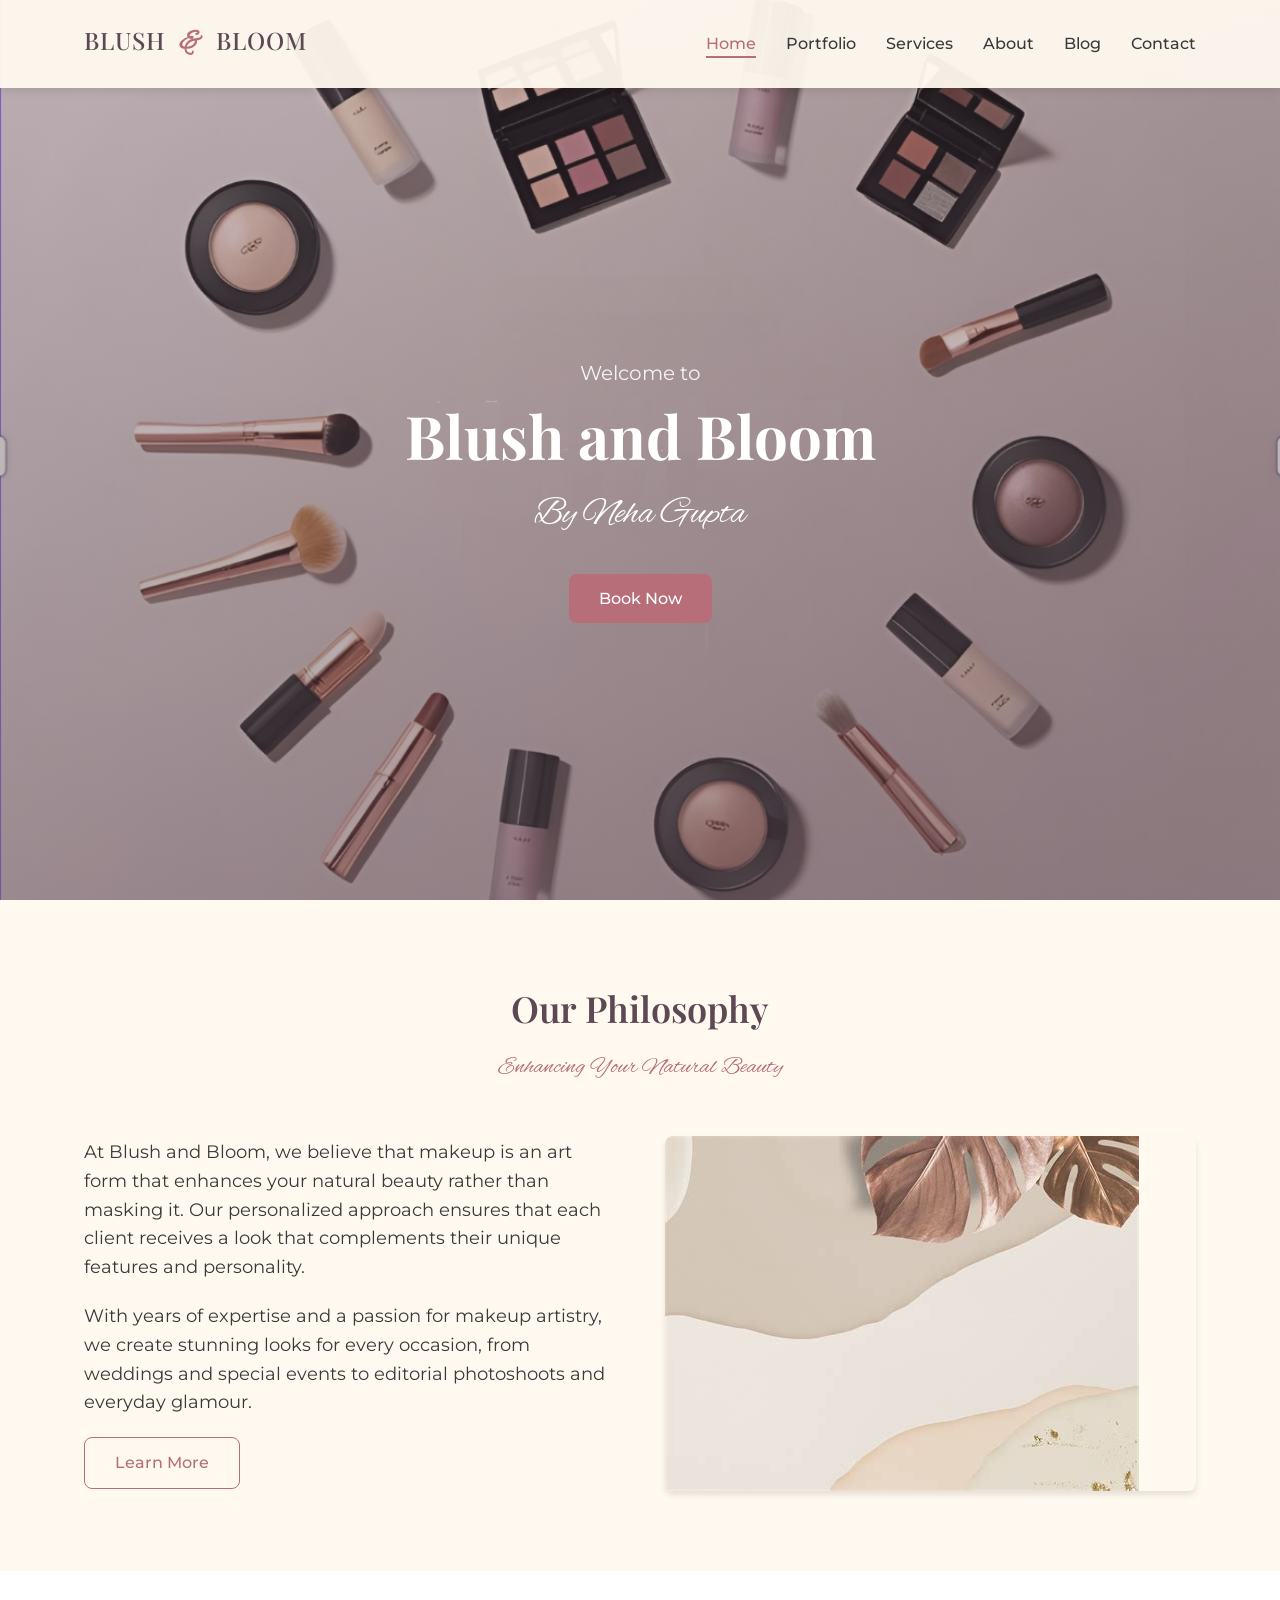
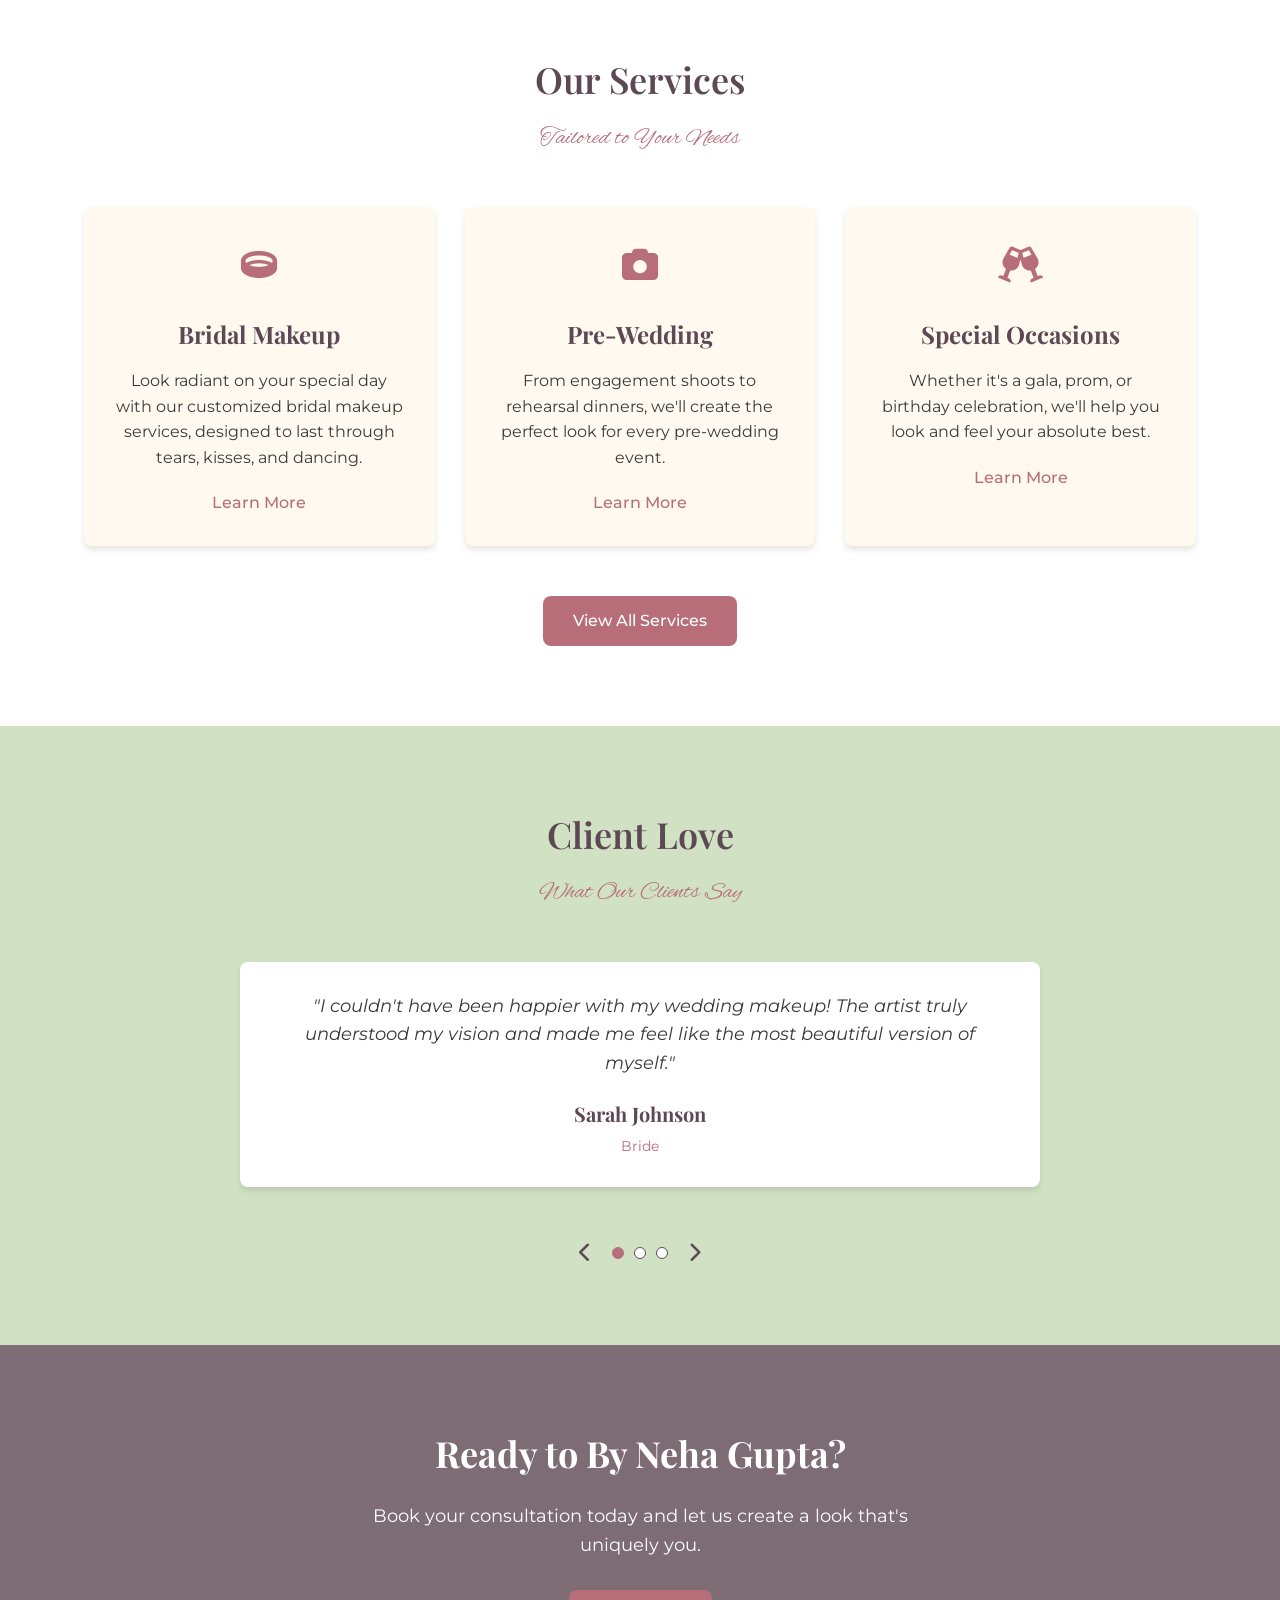
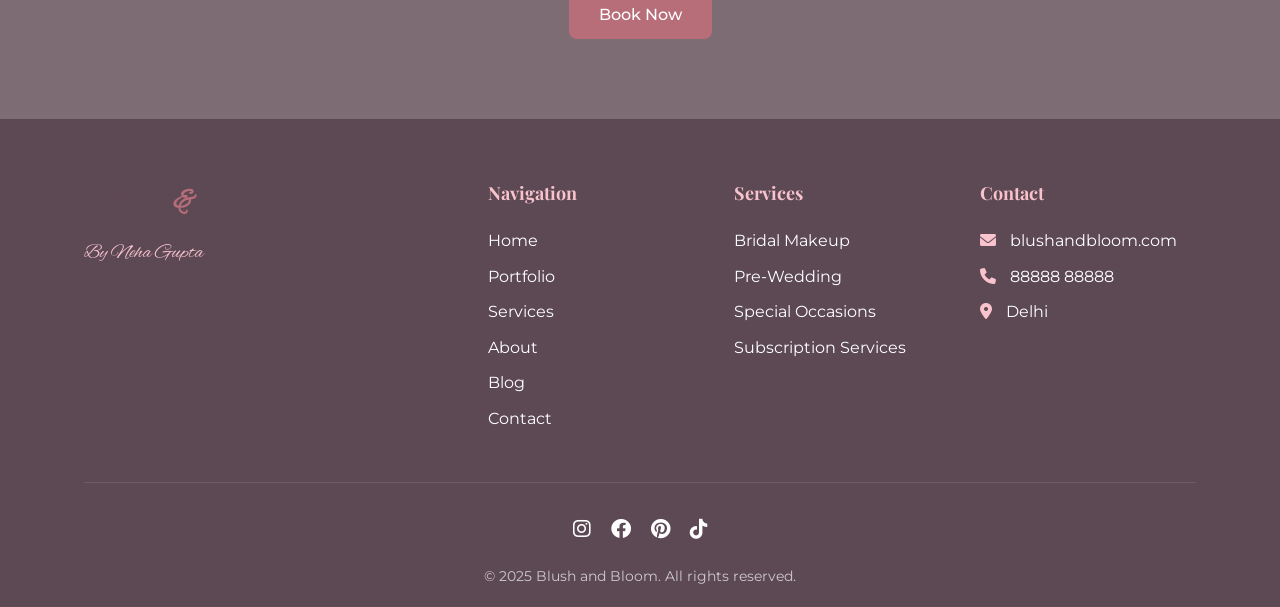
<file: index.html>
<!DOCTYPE html>
<html lang="en">
<head>
    <meta charset="UTF-8">
    <meta name="viewport" content="width=device-width, initial-scale=1.0">
    <title>Blush and Bloom | By Neha Gupta</title>
    <link rel="stylesheet" href="css/styles.css">
    <link rel="preconnect" href="https://fonts.googleapis.com">
    <link rel="preconnect" href="https://fonts.gstatic.com" crossorigin>
    <link href="https://fonts.googleapis.com/css2?family=Alex+Brush&family=Montserrat:wght@300;400;500;600&family=Playfair+Display:wght@400;500;600;700&display=swap" rel="stylesheet">
    <link rel="stylesheet" href="https://cdnjs.cloudflare.com/ajax/libs/font-awesome/6.0.0/css/all.min.css">
</head>
<body>
    <header class="header">
        <div class="container">
            <div class="logo">
                <a href="index.html">
                    <h1><span class="logo-text">BLUSH</span> <span class="logo-and">&</span> <span class="logo-text">BLOOM</span></h1>
                </a>
            </div>
            <nav class="nav">
                <ul class="nav-list">
                    <li class="nav-item"><a href="index.html" class="nav-link active">Home</a></li>
                    <li class="nav-item"><a href="portfolio.html" class="nav-link">Portfolio</a></li>
                    <li class="nav-item"><a href="services.html" class="nav-link">Services</a></li>
                    <li class="nav-item"><a href="about.html" class="nav-link">About</a></li>
                    <li class="nav-item"><a href="blog.html" class="nav-link">Blog</a></li>
                    <li class="nav-item"><a href="contact.html" class="nav-link">Contact</a></li>
                </ul>
            </nav>
            <div class="mobile-menu-toggle">
                <i class="fas fa-bars"></i>
            </div>
        </div>
    </header>

    <main>
        <!-- Hero Section -->
        <section class="hero">
            <img src="images/home/main.png" alt="Blush and Bloom Hero Image" class="hero-image">
            <div class="hero-overlay"></div>
            <div class="hero-content">
                <h2 class="hero-subtitle">Welcome to</h2>
                <h1 class="hero-title">Blush and Bloom</h1>
                <p class="hero-tagline">By Neha Gupta</p>
                <a href="contact.html" class="btn btn-primary">Book Now</a>
            </div>
        </section>

        <!-- Introduction Section -->
        <section class="intro section">
            <div class="container">
                <div class="section-header">
                    <h2 class="section-title">Our Philosophy</h2>
                    <p class="section-subtitle">Enhancing Your Natural Beauty</p>
                </div>
                <div class="intro-content">
                    <div class="intro-text">
                        <p>At Blush and Bloom, we believe that makeup is an art form that enhances your natural beauty rather than masking it. Our personalized approach ensures that each client receives a look that complements their unique features and personality.</p>
                        <p>With years of expertise and a passion for makeup artistry, we create stunning looks for every occasion, from weddings and special events to editorial photoshoots and everyday glamour.</p>
                        <a href="about.html" class="btn btn-secondary">Learn More</a>
                    </div>
                    <div class="intro-image">
                        <img src="images/home/proxy-image.jpeg" alt="Makeup Artist at Work">
                    </div>
                </div>
            </div>
        </section>

        <!-- Featured Services Section -->
        <section class="featured-services section">
            <div class="container">
                <div class="section-header">
                    <h2 class="section-title">Our Services</h2>
                    <p class="section-subtitle">Tailored to Your Needs</p>
                </div>
                <div class="services-grid">
                    <div class="service-card">
                        <div class="service-icon">
                            <i class="fas fa-ring"></i>
                        </div>
                        <h3 class="service-title">Bridal Makeup</h3>
                        <p class="service-description">Look radiant on your special day with our customized bridal makeup services, designed to last through tears, kisses, and dancing.</p>
                        <a href="services.html#bridal" class="service-link">Learn More</a>
                    </div>
                    <div class="service-card">
                        <div class="service-icon">
                            <i class="fas fa-camera"></i>
                        </div>
                        <h3 class="service-title">Pre-Wedding</h3>
                        <p class="service-description">From engagement shoots to rehearsal dinners, we'll create the perfect look for every pre-wedding event.</p>
                        <a href="services.html#pre-wedding" class="service-link">Learn More</a>
                    </div>
                    <div class="service-card">
                        <div class="service-icon">
                            <i class="fas fa-glass-cheers"></i>
                        </div>
                        <h3 class="service-title">Special Occasions</h3>
                        <p class="service-description">Whether it's a gala, prom, or birthday celebration, we'll help you look and feel your absolute best.</p>
                        <a href="services.html#special" class="service-link">Learn More</a>
                    </div>
                </div>
                <div class="services-cta">
                    <a href="services.html" class="btn btn-primary">View All Services</a>
                </div>
            </div>
        </section>

        <!-- Testimonials Section -->
        <section class="testimonials section">
            <div class="container">
                <div class="section-header">
                    <h2 class="section-title">Client Love</h2>
                    <p class="section-subtitle">What Our Clients Say</p>
                </div>
                <div class="testimonial-slider">
                    <div class="testimonial-slide active">
                        <div class="testimonial-content">
                            <p class="testimonial-text">"I couldn't have been happier with my wedding makeup! The artist truly understood my vision and made me feel like the most beautiful version of myself."</p>
                            <div class="testimonial-author">
                                <h4 class="author-name">Sarah Johnson</h4>
                                <p class="author-title">Bride</p>
                            </div>
                        </div>
                    </div>
                    <div class="testimonial-slide">
                        <div class="testimonial-content">
                            <p class="testimonial-text">"The team at Blush and Bloom made my daughter's prom preparation stress-free and fun. Her makeup was flawless and lasted all night!"</p>
                            <div class="testimonial-author">
                                <h4 class="author-name">Michelle Davis</h4>
                                <p class="author-title">Mother of the Prom Queen</p>
                            </div>
                        </div>
                    </div>
                    <div class="testimonial-slide">
                        <div class="testimonial-content">
                            <p class="testimonial-text">"As someone who rarely wears makeup, I was nervous about my photoshoot. The artist listened to my concerns and created a natural look that still photographed beautifully."</p>
                            <div class="testimonial-author">
                                <h4 class="author-name">Emma Thompson</h4>
                                <p class="author-title">Professional Headshot Client</p>
                            </div>
                        </div>
                    </div>
                </div>
                <div class="testimonial-controls">
                    <button class="testimonial-control prev" aria-label="Previous testimonial">
                        <i class="fas fa-chevron-left"></i>
                    </button>
                    <div class="testimonial-indicators">
                        <button class="testimonial-indicator active" aria-label="Go to testimonial 1"></button>
                        <button class="testimonial-indicator" aria-label="Go to testimonial 2"></button>
                        <button class="testimonial-indicator" aria-label="Go to testimonial 3"></button>
                    </div>
                    <button class="testimonial-control next" aria-label="Next testimonial">
                        <i class="fas fa-chevron-right"></i>
                    </button>
                </div>
            </div>
        </section>

        <!-- Instagram Feed Section -->
        <!-- <section class="instagram section">
            <div class="container">
                <div class="section-header">
                    <h2 class="section-title">Follow Our Work</h2>
                    <p class="section-subtitle">@blushandbloom</p>
                </div>
                <div class="instagram-grid">
                    <a href="#" class="instagram-item">
                        <img src="https://source.unsplash.com/random/300x300/?makeup,1" alt="Instagram Post">
                    </a>
                    <a href="#" class="instagram-item">
                        <img src="https://source.unsplash.com/random/300x300/?makeup,2" alt="Instagram Post">
                    </a>
                    <a href="#" class="instagram-item">
                        <img src="https://source.unsplash.com/random/300x300/?makeup,3" alt="Instagram Post">
                    </a>
                    <a href="#" class="instagram-item">
                        <img src="https://source.unsplash.com/random/300x300/?makeup,4" alt="Instagram Post">
                    </a>
                    <a href="#" class="instagram-item">
                        <img src="https://source.unsplash.com/random/300x300/?makeup,5" alt="Instagram Post">
                    </a>
                    <a href="#" class="instagram-item">
                        <img src="https://source.unsplash.com/random/300x300/?makeup,6" alt="Instagram Post">
                    </a>
                </div>
                <div class="instagram-cta">
                    <a href="https://instagram.com" target="_blank" class="btn btn-secondary">Follow Us on Instagram</a>
                </div>
            </div>
        </section> -->

        <!-- CTA Section -->
        <section class="cta section">
            <div class="container">
                <div class="cta-content">
                    <h2 class="cta-title">Ready to By Neha Gupta?</h2>
                    <p class="cta-text">Book your consultation today and let us create a look that's uniquely you.</p>
                    <a href="contact.html" class="btn btn-primary">Book Now</a>
                </div>
            </div>
        </section>
        
    </main>

    <footer class="footer">
        <div class="container">
            <div class="footer-content">
                <div class="footer-logo">
                    <h2><span class="logo-text">BLUSH</span> <span class="logo-and">&</span> <span class="logo-text">BLOOM</span></h2>
                    <p class="footer-tagline">By Neha Gupta</p>
                </div>
                <div class="footer-links">
                    <div class="footer-column">
                        <h3 class="footer-heading">Navigation</h3>
                        <ul class="footer-nav">
                            <li><a href="index.html">Home</a></li>
                            <li><a href="portfolio.html">Portfolio</a></li>
                            <li><a href="services.html">Services</a></li>
                            <li><a href="about.html">About</a></li>
                            <li><a href="blog.html">Blog</a></li>
                            <li><a href="contact.html">Contact</a></li>
                        </ul>
                    </div>
                    <div class="footer-column">
                        <h3 class="footer-heading">Services</h3>
                        <ul class="footer-nav">
                            <li><a href="services.html#bridal">Bridal Makeup</a></li>
                            <li><a href="services.html#pre-wedding">Pre-Wedding</a></li>
                            <li><a href="services.html#special">Special Occasions</a></li>
                            <li><a href="services.html#subscription">Subscription Services</a></li>
                        </ul>
                    </div>
                    <div class="footer-column">
                        <h3 class="footer-heading">Contact</h3>
                        <ul class="footer-contact">
                            <li><i class="fas fa-envelope"></i> blushandbloom.com</li>
                            <li><i class="fas fa-phone"></i> 88888 88888</li>
                            <li><i class="fas fa-map-marker-alt"></i> Delhi</li>
                        </ul>
                    </div>
                </div>
            </div>
            <div class="footer-bottom">
                <div class="social-links">
                    <a href="#" class="social-link"><i class="fab fa-instagram"></i></a>
                    <a href="#" class="social-link"><i class="fab fa-facebook"></i></a>
                    <a href="#" class="social-link"><i class="fab fa-pinterest"></i></a>
                    <a href="#" class="social-link"><i class="fab fa-tiktok"></i></a>
                </div>
                <p class="copyright">&copy; 2025 Blush and Bloom. All rights reserved.</p>
            </div>
        </div>
    </footer>

    <script src="js/main.js"></script>
    <script src="js/form-test.js"></script>
    
    <!-- Hidden form for Netlify to detect during build -->
    <form name="contact-blush-bloom" netlify netlify-honeypot="bot-field" hidden>
        <input type="text" name="name" />
        <input type="email" name="email" />
        <input type="tel" name="phone" />
        <input type="date" name="event-date" />
        <select name="service"></select>
        <select name="contact-preference"></select>
        <textarea name="message"></textarea>
        <input type="file" name="reference-images" />
        <input type="checkbox" name="consent" />
    </form>
</body>
</html>
</file>
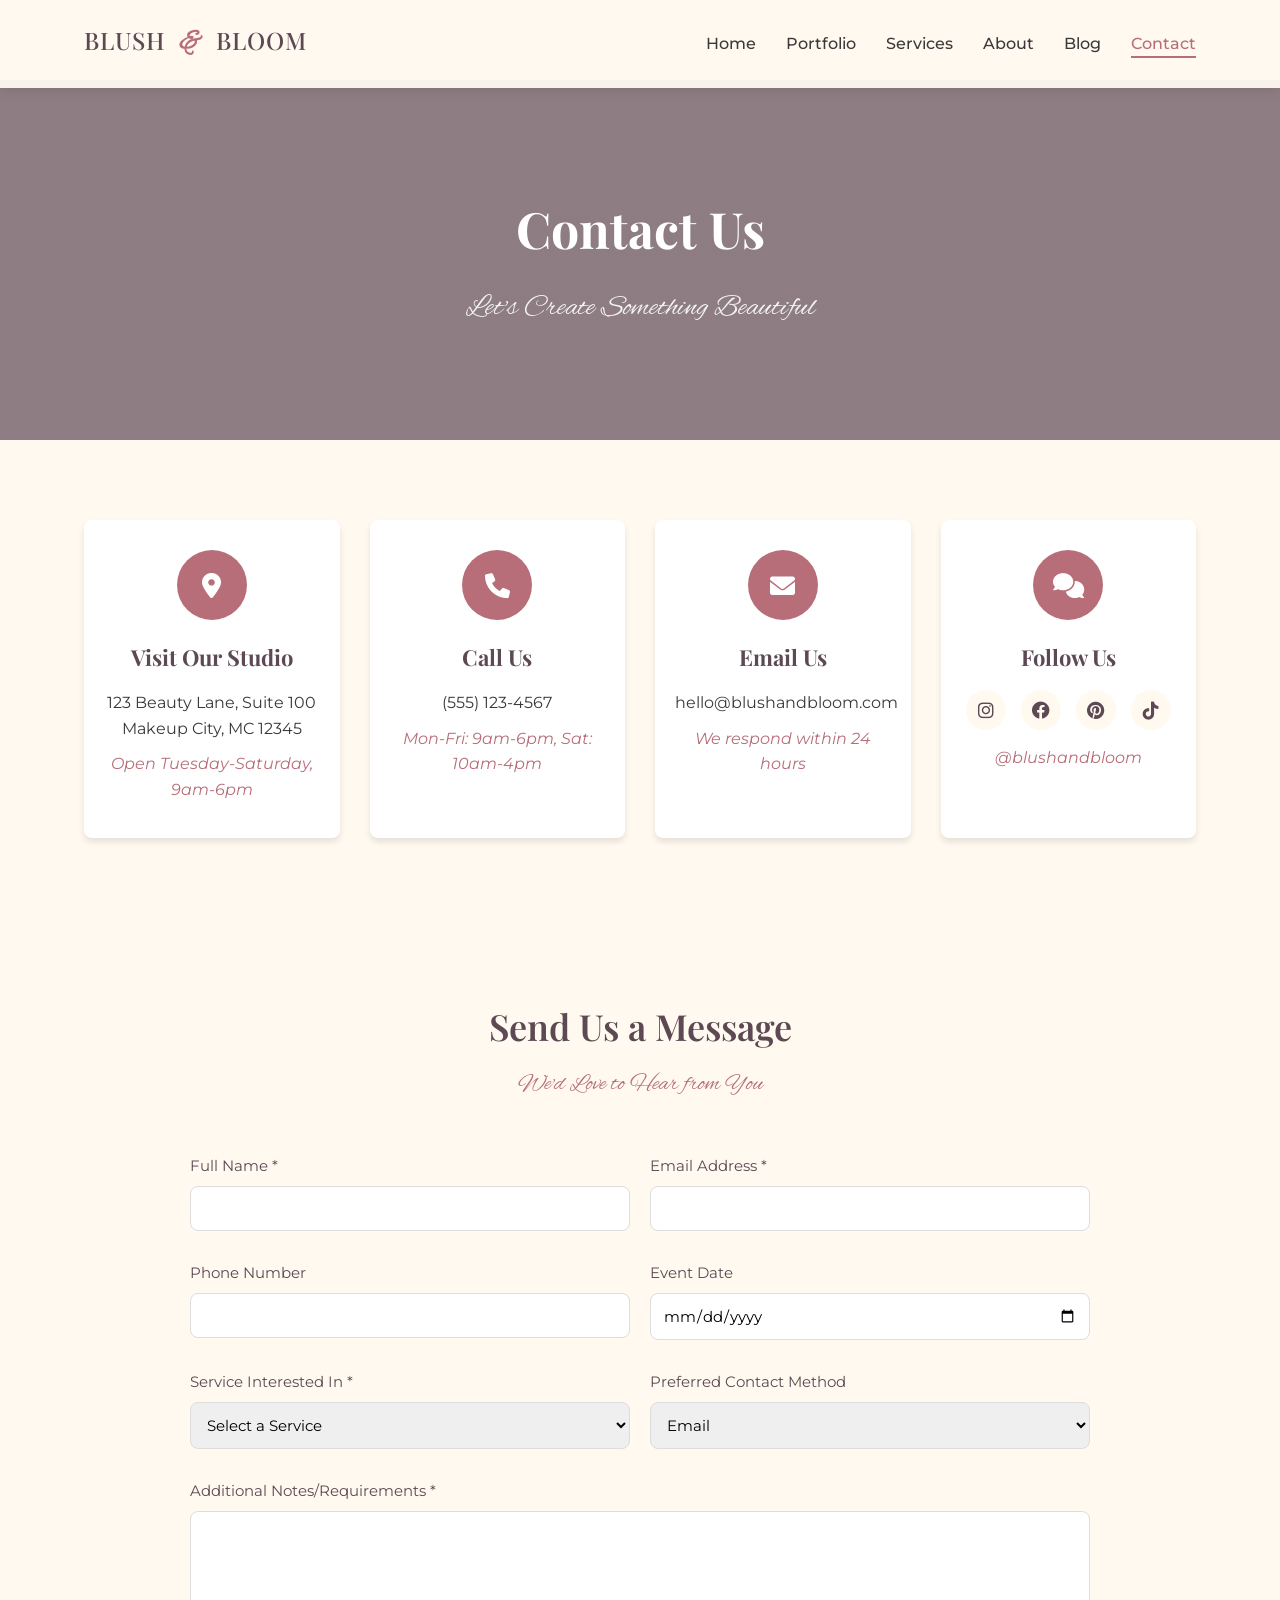
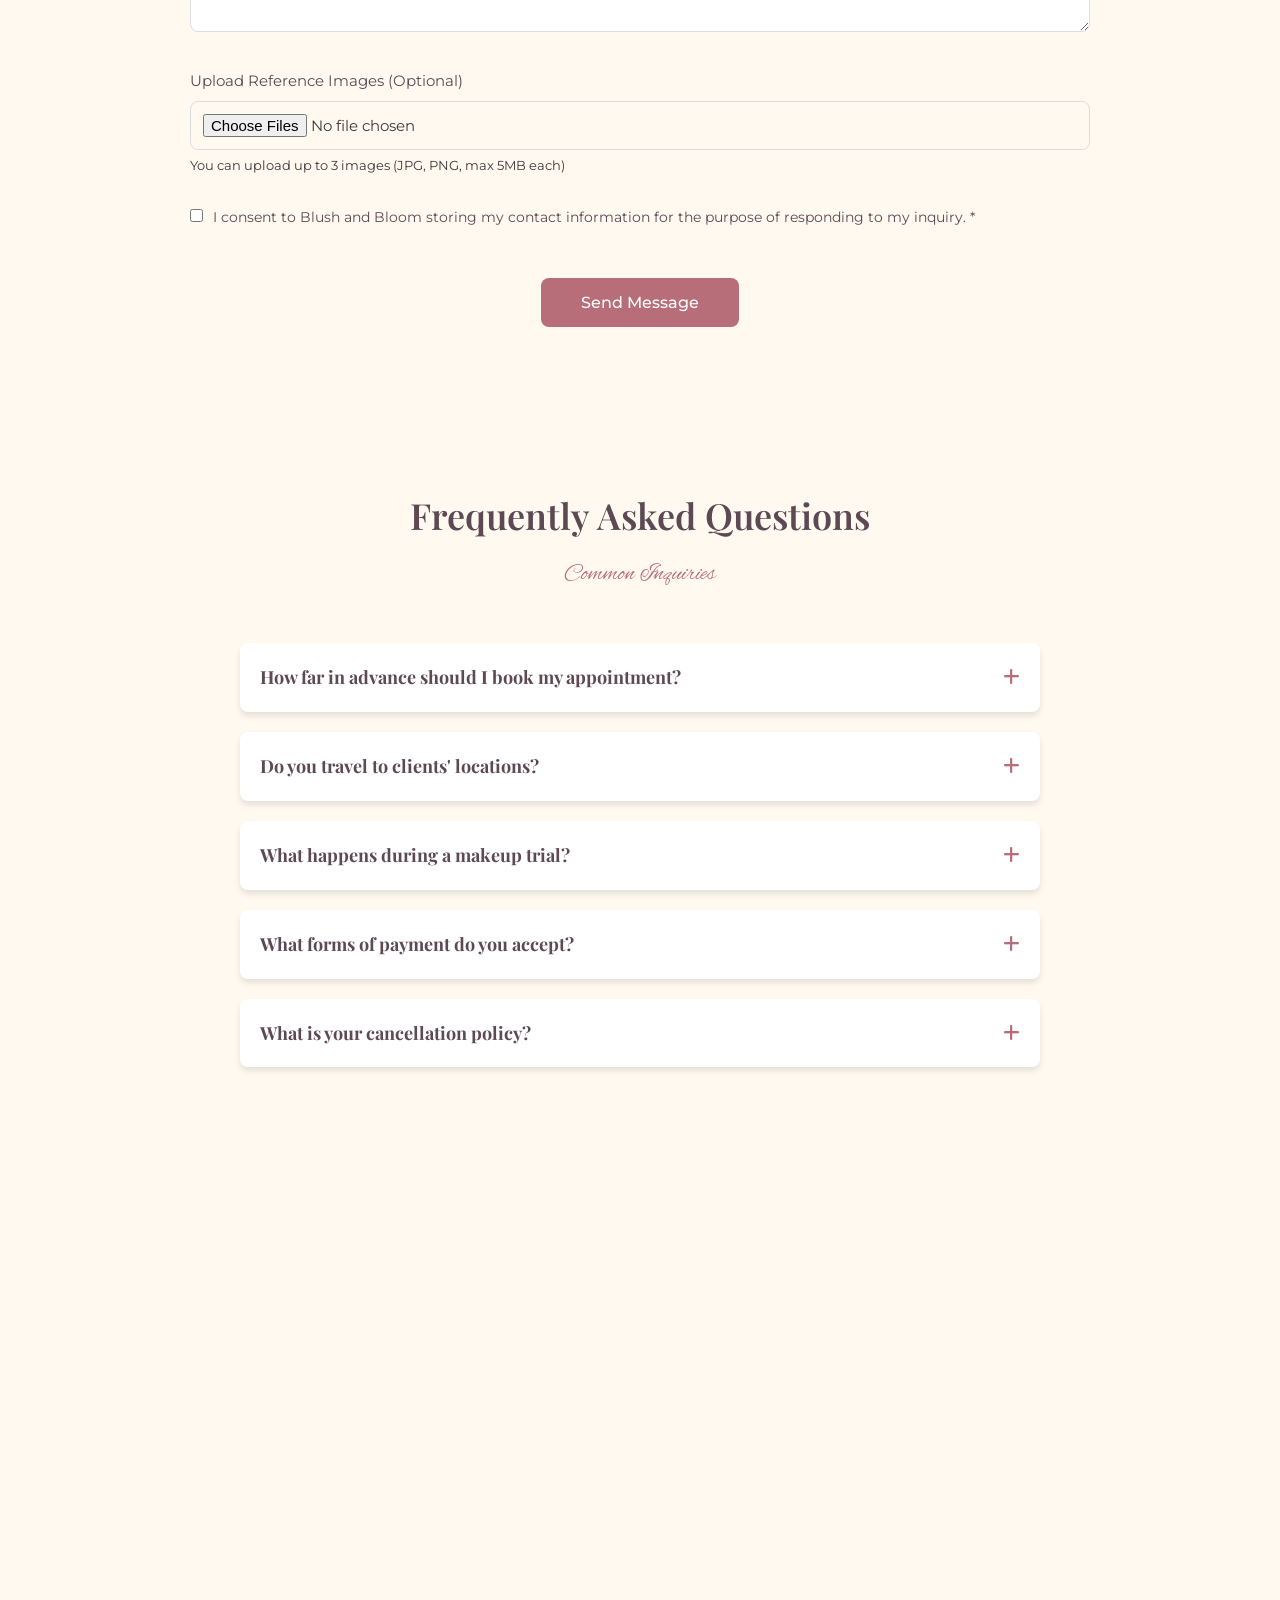
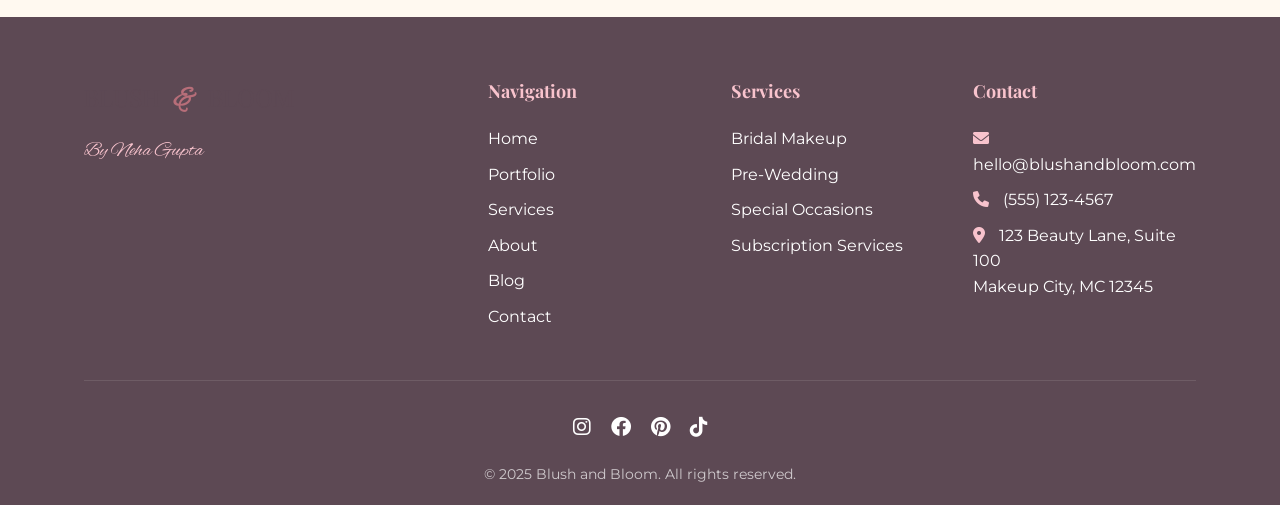
<file: contact.html>
<!DOCTYPE html>
<html lang="en">
<head>
    <meta charset="UTF-8">
    <meta name="viewport" content="width=device-width, initial-scale=1.0">
    <title>Contact Us | Blush and Bloom</title>
    <link rel="stylesheet" href="css/styles.css">
    <link rel="stylesheet" href="css/contact.css">
    <link rel="preconnect" href="https://fonts.googleapis.com">
    <link rel="preconnect" href="https://fonts.gstatic.com" crossorigin>
    <link href="https://fonts.googleapis.com/css2?family=Alex+Brush&family=Montserrat:wght@300;400;500;600&family=Playfair+Display:wght@400;500;600;700&display=swap" rel="stylesheet">
    <link rel="stylesheet" href="https://cdnjs.cloudflare.com/ajax/libs/font-awesome/6.0.0/css/all.min.css">
</head>
<body>
    <header class="header">
        <div class="container">
            <div class="logo">
                <a href="index.html">
                    <h1><span class="logo-text">BLUSH</span> <span class="logo-and">&</span> <span class="logo-text">BLOOM</span></h1>
                </a>
            </div>
            <nav class="nav">
                <ul class="nav-list">
                    <li class="nav-item"><a href="index.html" class="nav-link">Home</a></li>
                    <li class="nav-item"><a href="portfolio.html" class="nav-link">Portfolio</a></li>
                    <li class="nav-item"><a href="services.html" class="nav-link">Services</a></li>
                    <li class="nav-item"><a href="about.html" class="nav-link">About</a></li>
                    <li class="nav-item"><a href="blog.html" class="nav-link">Blog</a></li>
                    <li class="nav-item"><a href="contact.html" class="nav-link active">Contact</a></li>
                </ul>
            </nav>
            <div class="mobile-menu-toggle">
                <i class="fas fa-bars"></i>
            </div>
        </div>
    </header>

    <main>
        <!-- Page Banner -->
        <section class="page-banner">
            <div class="banner-content">
                <h1 class="banner-title">Contact Us</h1>
                <p class="banner-subtitle">Let's Create Something Beautiful</p>
            </div>
        </section>

        <!-- Contact Information -->
        <section class="contact-info-section section">
            <div class="container">
                <div class="contact-info-grid">
                    <div class="contact-info-card">
                        <div class="info-icon">
                            <i class="fas fa-map-marker-alt"></i>
                        </div>
                        <h3>Visit Our Studio</h3>
                        <p>123 Beauty Lane, Suite 100<br>Makeup City, MC 12345</p>
                        <p class="info-note">Open Tuesday-Saturday, 9am-6pm</p>
                    </div>

                    <div class="contact-info-card">
                        <div class="info-icon">
                            <i class="fas fa-phone"></i>
                        </div>
                        <h3>Call Us</h3>
                        <p>(555) 123-4567</p>
                        <p class="info-note">Mon-Fri: 9am-6pm, Sat: 10am-4pm</p>
                    </div>

                    <div class="contact-info-card">
                        <div class="info-icon">
                            <i class="fas fa-envelope"></i>
                        </div>
                        <h3>Email Us</h3>
                        <p>hello@blushandbloom.com</p>
                        <p class="info-note">We respond within 24 hours</p>
                    </div>

                    <div class="contact-info-card">
                        <div class="info-icon">
                            <i class="fas fa-comments"></i>
                        </div>
                        <h3>Follow Us</h3>
                        <div class="social-icons">
                            <a href="#" class="social-icon"><i class="fab fa-instagram"></i></a>
                            <a href="#" class="social-icon"><i class="fab fa-facebook"></i></a>
                            <a href="#" class="social-icon"><i class="fab fa-pinterest"></i></a>
                            <a href="#" class="social-icon"><i class="fab fa-tiktok"></i></a>
                        </div>
                        <p class="info-note">@blushandbloom</p>
                    </div>
                </div>
            </div>
        </section>

        <!-- Contact Form Section -->
        <section class="contact-form-section section bg-light">
            <div class="container">
                <div class="section-header">
                    <h2 class="section-title">Send Us a Message</h2>
                    <p class="section-subtitle">We'd Love to Hear from You</p>
                </div>

                <div class="form-container">
                    <!-- Simple Netlify Form -->
                    <form name="contact-blush-bloom" method="POST" data-netlify="true" action="success.html">
                        <input type="hidden" name="form-name" value="contact-blush-bloom">
                        
                        <div class="form-content">
                            <div class="form-group">
                                <label for="name">Full Name *</label>
                                <input type="text" id="name" name="name" required>
                            </div>
                            
                            <div class="form-group">
                                <label for="email">Email Address *</label>
                                <input type="email" id="email" name="email" required>
                            </div>
                            
                            <div class="form-group">
                                <label for="phone">Phone Number</label>
                                <input type="tel" id="phone" name="phone">
                            </div>
                            
                            <div class="form-group">
                                <label for="event-date">Event Date</label>
                                <input type="date" id="event-date" name="event-date">
                            </div>
                            
                            <div class="form-group">
                                <label for="service">Service Interested In *</label>
                                <select id="service" name="service" required>
                                    <option value="">Select a Service</option>
                                    <option value="bridal">Bridal Makeup</option>
                                    <option value="pre-wedding">Pre-Wedding Makeup</option>
                                    <option value="special">Special Occasion Makeup</option>
                                    <option value="group">Group Booking</option>
                                    <option value="subscription">Subscription Service</option>
                                    <option value="other">Other</option>
                                </select>
                            </div>
                            
                            <div class="form-group">
                                <label for="contact-preference">Preferred Contact Method</label>
                                <select id="contact-preference" name="contact-preference">
                                    <option value="email">Email</option>
                                    <option value="phone">Phone</option>
                                    <option value="text">Text Message</option>
                                </select>
                            </div>
                            
                            <div class="form-group full-width">
                                <label for="message">Additional Notes/Requirements *</label>
                                <textarea id="message" name="message" rows="5" required></textarea>
                            </div>
                            
                            <div class="form-group full-width">
                                <label for="reference-images">Upload Reference Images (Optional)</label>
                                <input type="file" id="reference-images" name="reference-images" multiple accept="image/*">
                                <p class="file-note">You can upload up to 3 images (JPG, PNG, max 5MB each)</p>
                            </div>
                            
                            <div class="form-group full-width">
                                <div class="checkbox-group">
                                    <input type="checkbox" id="consent" name="consent" required>
                                    <label for="consent">I consent to Blush and Bloom storing my contact information for the purpose of responding to my inquiry. *</label>
                                </div>
                            </div>
                            
                            <div class="form-submit">
                                <button type="submit" class="btn btn-primary">Send Message</button>
                            </div>
                        </div>
                    </form>
                </div>
            </div>
        </section>

        <!-- FAQ Section -->
        <section class="faq-section section">
            <div class="container">
                <div class="section-header">
                    <h2 class="section-title">Frequently Asked Questions</h2>
                    <p class="section-subtitle">Common Inquiries</p>
                </div>

                <div class="faq-container">
                    <div class="faq-item">
                        <div class="faq-question">
                            <h3>How far in advance should I book my appointment?</h3>
                            <span class="faq-toggle"><i class="fas fa-plus"></i></span>
                        </div>
                        <div class="faq-answer">
                            <p>For bridal makeup, we recommend booking 6-12 months in advance, especially during peak wedding season (May-October). For other special events, 4-6 weeks notice is ideal, though we can sometimes accommodate last-minute bookings depending on availability.</p>
                        </div>
                    </div>

                    <div class="faq-item">
                        <div class="faq-question">
                            <h3>Do you travel to clients' locations?</h3>
                            <span class="faq-toggle"><i class="fas fa-plus"></i></span>
                        </div>
                        <div class="faq-answer">
                            <p>Yes! We offer on-location services for weddings and special events. Travel fees may apply depending on the distance. For locations beyond 30 miles from our studio, additional charges will be discussed during consultation.</p>
                        </div>
                    </div>

                    <div class="faq-item">
                        <div class="faq-question">
                            <h3>What happens during a makeup trial?</h3>
                            <span class="faq-toggle"><i class="fas fa-plus"></i></span>
                        </div>
                        <div class="faq-answer">
                            <p>A makeup trial typically lasts 1.5-2 hours. We'll discuss your vision, preferences, and any reference photos you bring. We'll create your desired look and make adjustments until you're completely satisfied. We recommend scheduling your trial 1-3 months before your event.</p>
                        </div>
                    </div>

                    <div class="faq-item">
                        <div class="faq-question">
                            <h3>What forms of payment do you accept?</h3>
                            <span class="faq-toggle"><i class="fas fa-plus"></i></span>
                        </div>
                        <div class="faq-answer">
                            <p>We accept credit/debit cards, PayPal, Venmo, and cash. For weddings and large group bookings, a 50% non-refundable deposit is required to secure your date, with the remaining balance due 14 days before the event.</p>
                        </div>
                    </div>

                    <div class="faq-item">
                        <div class="faq-question">
                            <h3>What is your cancellation policy?</h3>
                            <span class="faq-toggle"><i class="fas fa-plus"></i></span>
                        </div>
                        <div class="faq-answer">
                            <p>We require 48 hours notice for cancellations or rescheduling of regular appointments. For bridal and event bookings, cancellations must be made at least 30 days in advance for a partial refund (excluding the non-refundable deposit).</p>
                        </div>
                    </div>
                </div>
            </div>
        </section>

        <!-- Map Section -->
        <section class="map-section">
            <div class="map-container">
                <iframe src="https://www.google.com/maps/embed?pb=!1m18!1m12!1m3!1d3024.2219901290355!2d-74.00369368400567!3d40.71312937933185!2m3!1f0!2f0!3f0!3m2!1i1024!2i768!4f13.1!3m3!1m2!1s0x89c25a23e28c1191%3A0x49f75d3281df052a!2s123%20Broadway%2C%20New%20York%2C%20NY%2010007%2C%20USA!5e0!3m2!1sen!2sus!4v1616501323475!5m2!1sen!2sus" width="100%" height="450" style="border:0;" allowfullscreen="" loading="lazy"></iframe>
            </div>
        </section>
    </main>

    <footer class="footer">
        <div class="container">
            <div class="footer-content">
                <div class="footer-logo">
                    <h2><span class="logo-text">BLUSH</span> <span class="logo-and">&</span> <span class="logo-text">BLOOM</span></h2>
                    <p class="footer-tagline">By Neha Gupta</p>
                </div>
                <div class="footer-links">
                    <div class="footer-column">
                        <h3 class="footer-heading">Navigation</h3>
                        <ul class="footer-nav">
                            <li><a href="index.html">Home</a></li>
                            <li><a href="portfolio.html">Portfolio</a></li>
                            <li><a href="services.html">Services</a></li>
                            <li><a href="about.html">About</a></li>
                            <li><a href="blog.html">Blog</a></li>
                            <li><a href="contact.html">Contact</a></li>
                        </ul>
                    </div>
                    <div class="footer-column">
                        <h3 class="footer-heading">Services</h3>
                        <ul class="footer-nav">
                            <li><a href="services.html#bridal">Bridal Makeup</a></li>
                            <li><a href="services.html#pre-wedding">Pre-Wedding</a></li>
                            <li><a href="services.html#special">Special Occasions</a></li>
                            <li><a href="services.html#subscription">Subscription Services</a></li>
                        </ul>
                    </div>
                    <div class="footer-column">
                        <h3 class="footer-heading">Contact</h3>
                        <ul class="footer-contact">
                            <li><i class="fas fa-envelope"></i> hello@blushandbloom.com</li>
                            <li><i class="fas fa-phone"></i> (555) 123-4567</li>
                            <li><i class="fas fa-map-marker-alt"></i> 123 Beauty Lane, Suite 100<br>Makeup City, MC 12345</li>
                        </ul>
                    </div>
                </div>
            </div>
            <div class="footer-bottom">
                <div class="social-links">
                    <a href="#" class="social-link"><i class="fab fa-instagram"></i></a>
                    <a href="#" class="social-link"><i class="fab fa-facebook"></i></a>
                    <a href="#" class="social-link"><i class="fab fa-pinterest"></i></a>
                    <a href="#" class="social-link"><i class="fab fa-tiktok"></i></a>
                </div>
                <p class="copyright">&copy; 2025 Blush and Bloom. All rights reserved.</p>
            </div>
        </div>
    </footer>

    <script src="js/main.js"></script>
    <script src="js/contact.js"></script>
    <script src="js/form-test.js"></script>
</body>
</html>
</file>
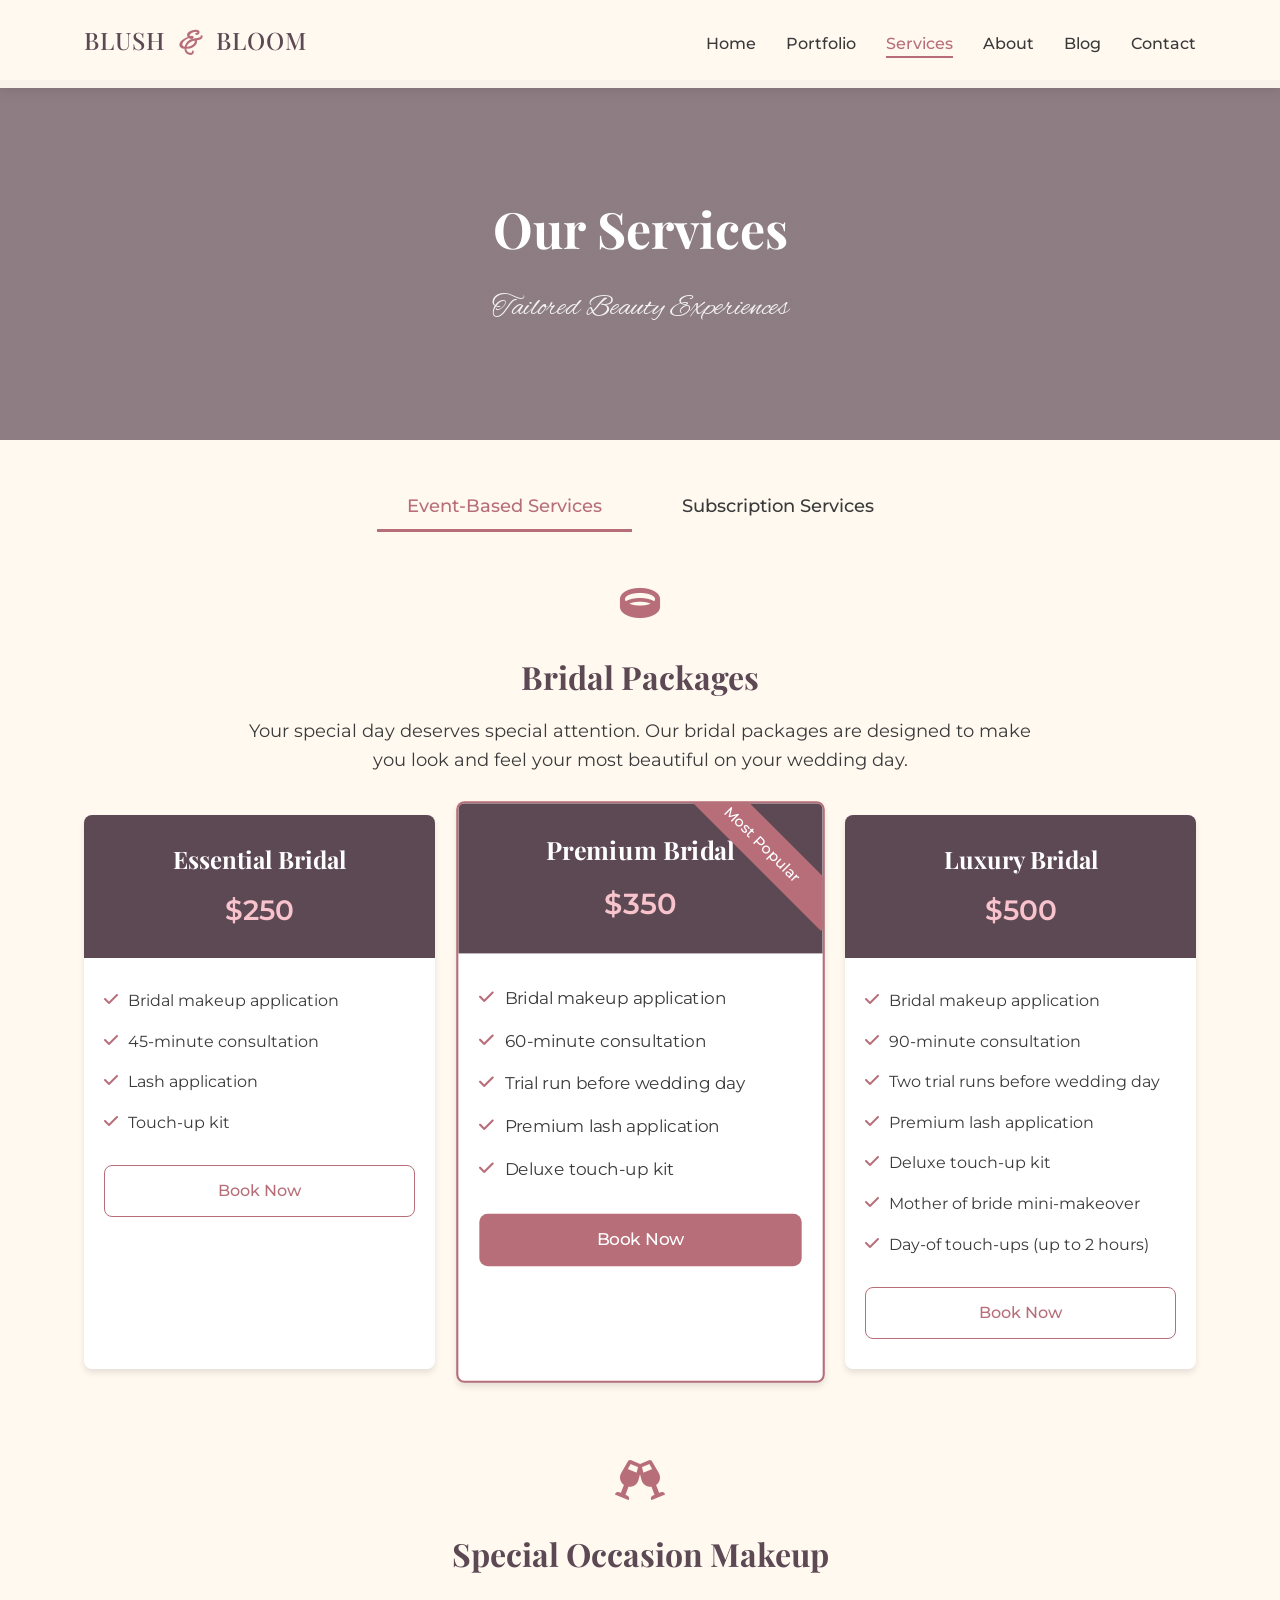
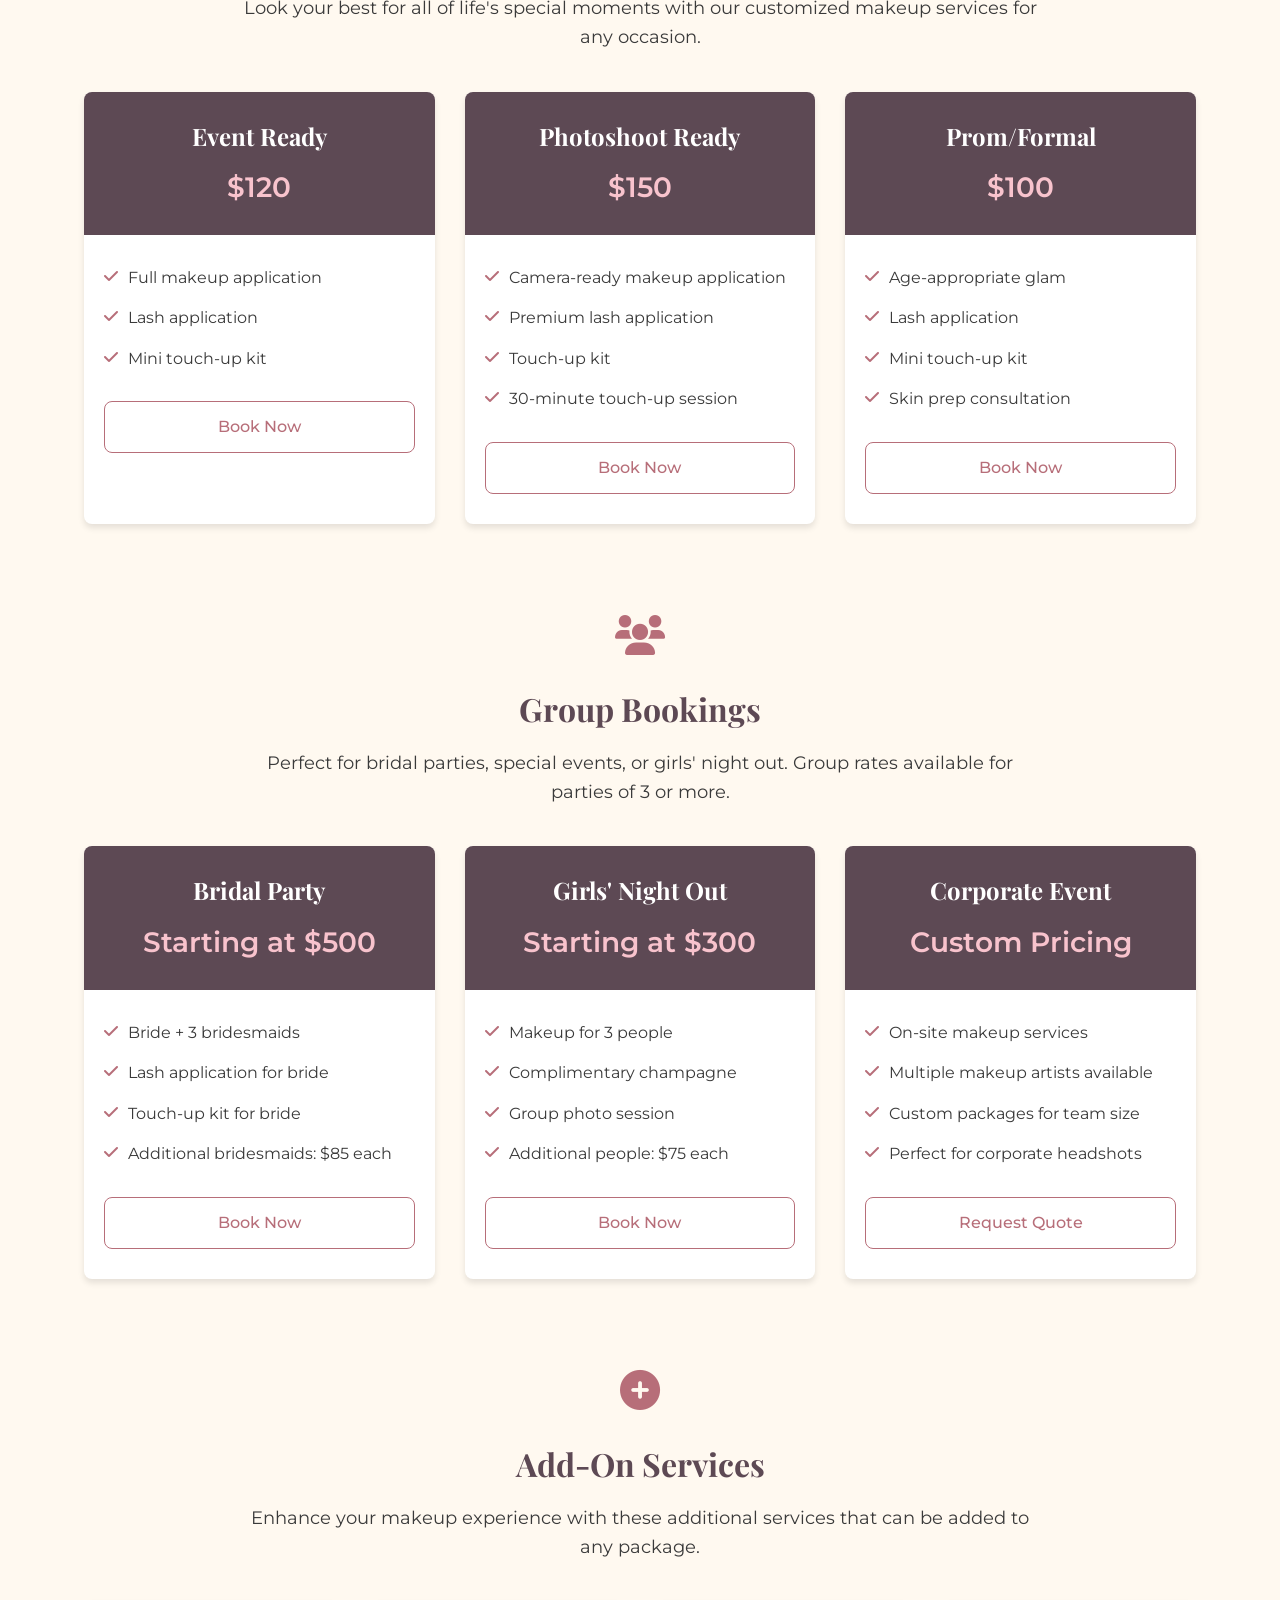
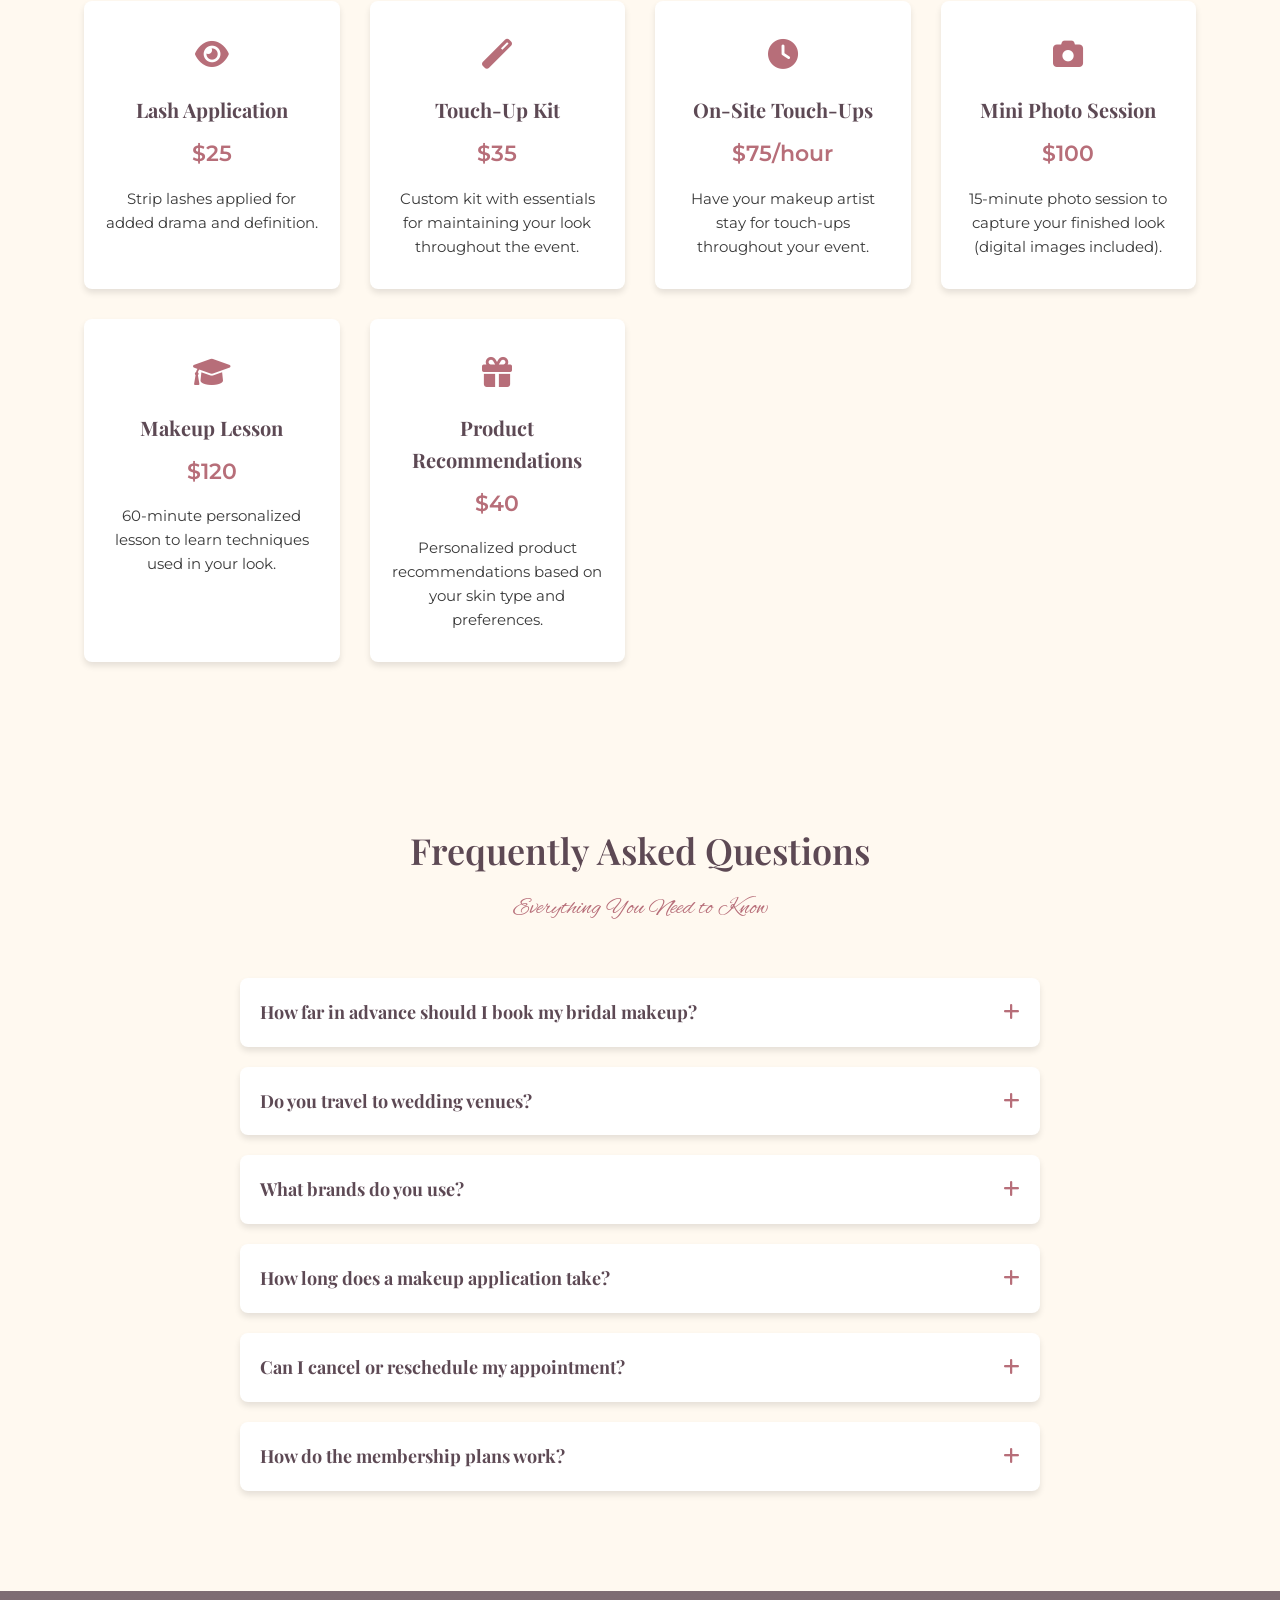
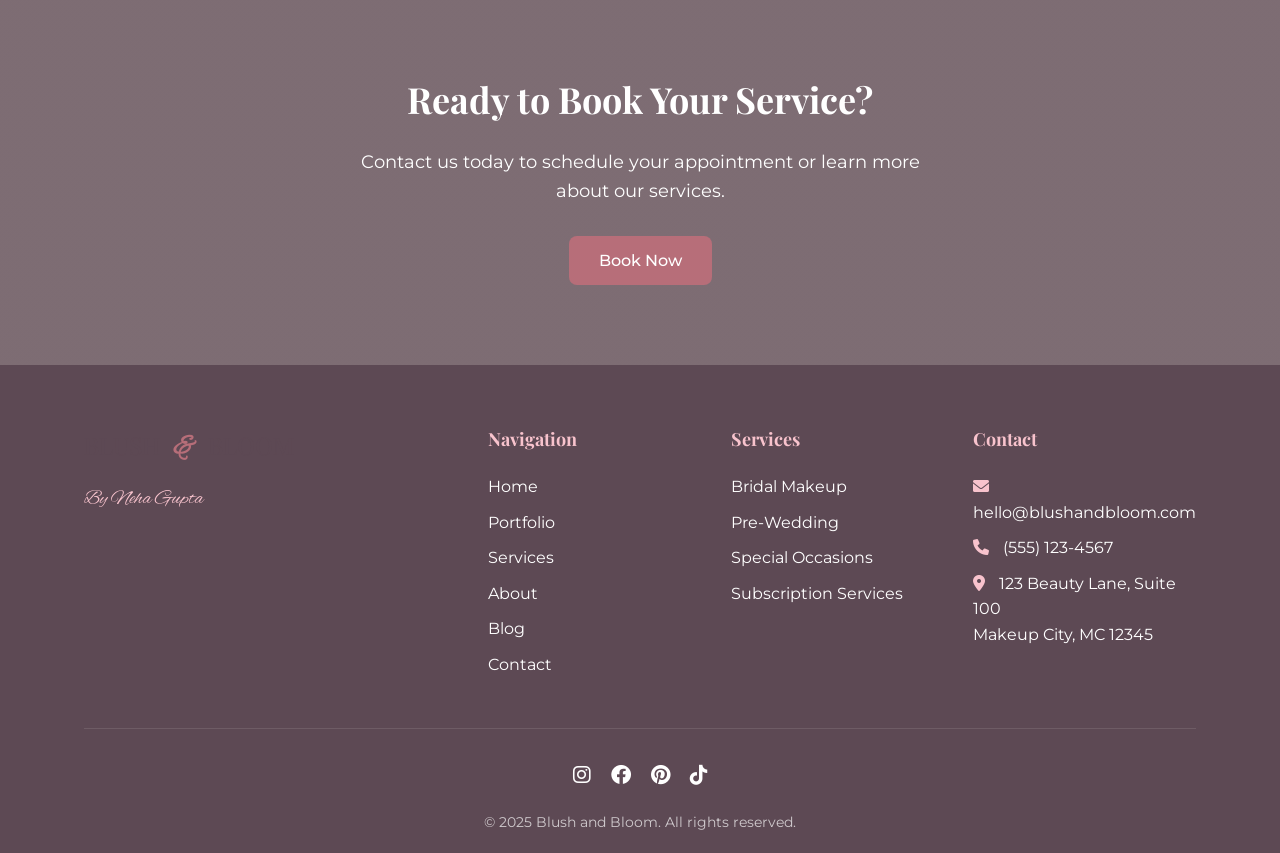
<file: services.html>
<!DOCTYPE html>
<html lang="en">
<head>
    <meta charset="UTF-8">
    <meta name="viewport" content="width=device-width, initial-scale=1.0">
    <title>Services | Blush and Bloom</title>
    <link rel="stylesheet" href="css/styles.css">
    <link rel="stylesheet" href="css/services.css">
    <link rel="preconnect" href="https://fonts.googleapis.com">
    <link rel="preconnect" href="https://fonts.gstatic.com" crossorigin>
    <link href="https://fonts.googleapis.com/css2?family=Alex+Brush&family=Montserrat:wght@300;400;500;600&family=Playfair+Display:wght@400;500;600;700&display=swap" rel="stylesheet">
    <link rel="stylesheet" href="https://cdnjs.cloudflare.com/ajax/libs/font-awesome/6.0.0/css/all.min.css">
</head>
<body>
    <header class="header">
        <div class="container">
            <div class="logo">
                <a href="index.html">
                    <h1><span class="logo-text">BLUSH</span> <span class="logo-and">&</span> <span class="logo-text">BLOOM</span></h1>
                </a>
            </div>
            <nav class="nav">
                <ul class="nav-list">
                    <li class="nav-item"><a href="index.html" class="nav-link">Home</a></li>
                    <li class="nav-item"><a href="portfolio.html" class="nav-link">Portfolio</a></li>
                    <li class="nav-item"><a href="services.html" class="nav-link active">Services</a></li>
                    <li class="nav-item"><a href="about.html" class="nav-link">About</a></li>
                    <li class="nav-item"><a href="blog.html" class="nav-link">Blog</a></li>
                    <li class="nav-item"><a href="contact.html" class="nav-link">Contact</a></li>
                </ul>
            </nav>
            <div class="mobile-menu-toggle">
                <i class="fas fa-bars"></i>
            </div>
        </div>
    </header>

    <main>
        <!-- Page Banner -->
        <section class="page-banner">
            <div class="banner-content">
                <h1 class="banner-title">Our Services</h1>
                <p class="banner-subtitle">Tailored Beauty Experiences</p>
            </div>
        </section>

        <!-- Services Navigation -->
        <section class="services-nav section">
            <div class="container">
                <div class="services-tabs">
                    <button class="tab-btn active" data-tab="event-based">Event-Based Services</button>
                    <button class="tab-btn" data-tab="subscription">Subscription Services</button>
                </div>
            </div>
        </section>

        <!-- Event-Based Services -->
        <section id="event-based" class="services-tab-content active">
            <div class="container">
                <!-- Bridal Packages -->
                <div id="bridal" class="service-category">
                    <div class="category-header">
                        <div class="category-icon">
                            <i class="fas fa-ring"></i>
                        </div>
                        <h2 class="category-title">Bridal Packages</h2>
                        <p class="category-description">Your special day deserves special attention. Our bridal packages are designed to make you look and feel your most beautiful on your wedding day.</p>
                    </div>

                    <div class="service-packages">
                        <div class="package-card">
                            <div class="package-header">
                                <h3 class="package-title">Essential Bridal</h3>
                                <p class="package-price">$250</p>
                            </div>
                            <div class="package-content">
                                <ul class="package-features">
                                    <li><i class="fas fa-check"></i> Bridal makeup application</li>
                                    <li><i class="fas fa-check"></i> 45-minute consultation</li>
                                    <li><i class="fas fa-check"></i> Lash application</li>
                                    <li><i class="fas fa-check"></i> Touch-up kit</li>
                                </ul>
                                <a href="contact.html" class="btn btn-secondary">Book Now</a>
                            </div>
                        </div>

                        <div class="package-card featured">
                            <div class="package-badge">Most Popular</div>
                            <div class="package-header">
                                <h3 class="package-title">Premium Bridal</h3>
                                <p class="package-price">$350</p>
                            </div>
                            <div class="package-content">
                                <ul class="package-features">
                                    <li><i class="fas fa-check"></i> Bridal makeup application</li>
                                    <li><i class="fas fa-check"></i> 60-minute consultation</li>
                                    <li><i class="fas fa-check"></i> Trial run before wedding day</li>
                                    <li><i class="fas fa-check"></i> Premium lash application</li>
                                    <li><i class="fas fa-check"></i> Deluxe touch-up kit</li>
                                </ul>
                                <a href="contact.html" class="btn btn-primary">Book Now</a>
                            </div>
                        </div>

                        <div class="package-card">
                            <div class="package-header">
                                <h3 class="package-title">Luxury Bridal</h3>
                                <p class="package-price">$500</p>
                            </div>
                            <div class="package-content">
                                <ul class="package-features">
                                    <li><i class="fas fa-check"></i> Bridal makeup application</li>
                                    <li><i class="fas fa-check"></i> 90-minute consultation</li>
                                    <li><i class="fas fa-check"></i> Two trial runs before wedding day</li>
                                    <li><i class="fas fa-check"></i> Premium lash application</li>
                                    <li><i class="fas fa-check"></i> Deluxe touch-up kit</li>
                                    <li><i class="fas fa-check"></i> Mother of bride mini-makeover</li>
                                    <li><i class="fas fa-check"></i> Day-of touch-ups (up to 2 hours)</li>
                                </ul>
                                <a href="contact.html" class="btn btn-secondary">Book Now</a>
                            </div>
                        </div>
                    </div>
                </div>

                <!-- Special Occasion Makeup -->
                <div id="special" class="service-category">
                    <div class="category-header">
                        <div class="category-icon">
                            <i class="fas fa-glass-cheers"></i>
                        </div>
                        <h2 class="category-title">Special Occasion Makeup</h2>
                        <p class="category-description">Look your best for all of life's special moments with our customized makeup services for any occasion.</p>
                    </div>

                    <div class="service-packages">
                        <div class="package-card">
                            <div class="package-header">
                                <h3 class="package-title">Event Ready</h3>
                                <p class="package-price">$120</p>
                            </div>
                            <div class="package-content">
                                <ul class="package-features">
                                    <li><i class="fas fa-check"></i> Full makeup application</li>
                                    <li><i class="fas fa-check"></i> Lash application</li>
                                    <li><i class="fas fa-check"></i> Mini touch-up kit</li>
                                </ul>
                                <a href="contact.html" class="btn btn-secondary">Book Now</a>
                            </div>
                        </div>

                        <div class="package-card">
                            <div class="package-header">
                                <h3 class="package-title">Photoshoot Ready</h3>
                                <p class="package-price">$150</p>
                            </div>
                            <div class="package-content">
                                <ul class="package-features">
                                    <li><i class="fas fa-check"></i> Camera-ready makeup application</li>
                                    <li><i class="fas fa-check"></i> Premium lash application</li>
                                    <li><i class="fas fa-check"></i> Touch-up kit</li>
                                    <li><i class="fas fa-check"></i> 30-minute touch-up session</li>
                                </ul>
                                <a href="contact.html" class="btn btn-secondary">Book Now</a>
                            </div>
                        </div>

                        <div class="package-card">
                            <div class="package-header">
                                <h3 class="package-title">Prom/Formal</h3>
                                <p class="package-price">$100</p>
                            </div>
                            <div class="package-content">
                                <ul class="package-features">
                                    <li><i class="fas fa-check"></i> Age-appropriate glam</li>
                                    <li><i class="fas fa-check"></i> Lash application</li>
                                    <li><i class="fas fa-check"></i> Mini touch-up kit</li>
                                    <li><i class="fas fa-check"></i> Skin prep consultation</li>
                                </ul>
                                <a href="contact.html" class="btn btn-secondary">Book Now</a>
                            </div>
                        </div>
                    </div>
                </div>

                <!-- Group Bookings -->
                <div id="group" class="service-category">
                    <div class="category-header">
                        <div class="category-icon">
                            <i class="fas fa-users"></i>
                        </div>
                        <h2 class="category-title">Group Bookings</h2>
                        <p class="category-description">Perfect for bridal parties, special events, or girls' night out. Group rates available for parties of 3 or more.</p>
                    </div>

                    <div class="service-packages">
                        <div class="package-card">
                            <div class="package-header">
                                <h3 class="package-title">Bridal Party</h3>
                                <p class="package-price">Starting at $500</p>
                            </div>
                            <div class="package-content">
                                <ul class="package-features">
                                    <li><i class="fas fa-check"></i> Bride + 3 bridesmaids</li>
                                    <li><i class="fas fa-check"></i> Lash application for bride</li>
                                    <li><i class="fas fa-check"></i> Touch-up kit for bride</li>
                                    <li><i class="fas fa-check"></i> Additional bridesmaids: $85 each</li>
                                </ul>
                                <a href="contact.html" class="btn btn-secondary">Book Now</a>
                            </div>
                        </div>

                        <div class="package-card">
                            <div class="package-header">
                                <h3 class="package-title">Girls' Night Out</h3>
                                <p class="package-price">Starting at $300</p>
                            </div>
                            <div class="package-content">
                                <ul class="package-features">
                                    <li><i class="fas fa-check"></i> Makeup for 3 people</li>
                                    <li><i class="fas fa-check"></i> Complimentary champagne</li>
                                    <li><i class="fas fa-check"></i> Group photo session</li>
                                    <li><i class="fas fa-check"></i> Additional people: $75 each</li>
                                </ul>
                                <a href="contact.html" class="btn btn-secondary">Book Now</a>
                            </div>
                        </div>

                        <div class="package-card">
                            <div class="package-header">
                                <h3 class="package-title">Corporate Event</h3>
                                <p class="package-price">Custom Pricing</p>
                            </div>
                            <div class="package-content">
                                <ul class="package-features">
                                    <li><i class="fas fa-check"></i> On-site makeup services</li>
                                    <li><i class="fas fa-check"></i> Multiple makeup artists available</li>
                                    <li><i class="fas fa-check"></i> Custom packages for team size</li>
                                    <li><i class="fas fa-check"></i> Perfect for corporate headshots</li>
                                </ul>
                                <a href="contact.html" class="btn btn-secondary">Request Quote</a>
                            </div>
                        </div>
                    </div>
                </div>

                <!-- Add-Ons -->
                <div id="addons" class="service-category">
                    <div class="category-header">
                        <div class="category-icon">
                            <i class="fas fa-plus-circle"></i>
                        </div>
                        <h2 class="category-title">Add-On Services</h2>
                        <p class="category-description">Enhance your makeup experience with these additional services that can be added to any package.</p>
                    </div>

                    <div class="addons-grid">
                        <div class="addon-card">
                            <div class="addon-icon">
                                <i class="fas fa-eye"></i>
                            </div>
                            <h3 class="addon-title">Lash Application</h3>
                            <p class="addon-price">$25</p>
                            <p class="addon-description">Strip lashes applied for added drama and definition.</p>
                        </div>

                        <div class="addon-card">
                            <div class="addon-icon">
                                <i class="fas fa-magic"></i>
                            </div>
                            <h3 class="addon-title">Touch-Up Kit</h3>
                            <p class="addon-price">$35</p>
                            <p class="addon-description">Custom kit with essentials for maintaining your look throughout the event.</p>
                        </div>

                        <div class="addon-card">
                            <div class="addon-icon">
                                <i class="fas fa-clock"></i>
                            </div>
                            <h3 class="addon-title">On-Site Touch-Ups</h3>
                            <p class="addon-price">$75/hour</p>
                            <p class="addon-description">Have your makeup artist stay for touch-ups throughout your event.</p>
                        </div>

                        <div class="addon-card">
                            <div class="addon-icon">
                                <i class="fas fa-camera"></i>
                            </div>
                            <h3 class="addon-title">Mini Photo Session</h3>
                            <p class="addon-price">$100</p>
                            <p class="addon-description">15-minute photo session to capture your finished look (digital images included).</p>
                        </div>

                        <div class="addon-card">
                            <div class="addon-icon">
                                <i class="fas fa-graduation-cap"></i>
                            </div>
                            <h3 class="addon-title">Makeup Lesson</h3>
                            <p class="addon-price">$120</p>
                            <p class="addon-description">60-minute personalized lesson to learn techniques used in your look.</p>
                        </div>

                        <div class="addon-card">
                            <div class="addon-icon">
                                <i class="fas fa-gift"></i>
                            </div>
                            <h3 class="addon-title">Product Recommendations</h3>
                            <p class="addon-price">$40</p>
                            <p class="addon-description">Personalized product recommendations based on your skin type and preferences.</p>
                        </div>
                    </div>
                </div>
            </div>
        </section>

        <!-- Subscription Services -->
        <section id="subscription" class="services-tab-content">
            <div class="container">
                <div class="subscription-intro">
                    <h2>Membership Benefits</h2>
                    <p>Join our membership program for exclusive perks, priority booking, and savings on regular makeup services. Choose the plan that fits your beauty routine.</p>
                </div>

                <div class="subscription-packages">
                    <div class="subscription-card">
                        <div class="subscription-header">
                            <h3 class="subscription-title">Weekly Glow</h3>
                            <p class="subscription-price">$250/month</p>
                        </div>
                        <div class="subscription-content">
                            <ul class="subscription-features">
                                <li><i class="fas fa-check"></i> Weekly makeup application (4 per month)</li>
                                <li><i class="fas fa-check"></i> 25% off additional services</li>
                                <li><i class="fas fa-check"></i> Priority booking</li>
                                <li><i class="fas fa-check"></i> Complimentary touch-up kit</li>
                                <li><i class="fas fa-check"></i> Monthly product sample</li>
                            </ul>
                            <p class="subscription-note">Perfect for professionals who need to look polished regularly</p>
                            <a href="contact.html" class="btn btn-secondary">Join Now</a>
                        </div>
                    </div>

                    <div class="subscription-card featured">
                        <div class="subscription-badge">Best Value</div>
                        <div class="subscription-header">
                            <h3 class="subscription-title">Monthly Radiance</h3>
                            <p class="subscription-price">$100/month</p>
                        </div>
                        <div class="subscription-content">
                            <ul class="subscription-features">
                                <li><i class="fas fa-check"></i> Monthly makeup application</li>
                                <li><i class="fas fa-check"></i> 20% off additional services</li>
                                <li><i class="fas fa-check"></i> Priority booking</li>
                                <li><i class="fas fa-check"></i> Quarterly makeup lesson</li>
                                <li><i class="fas fa-check"></i> Monthly product sample</li>
                            </ul>
                            <p class="subscription-note">Great for those who want a professional look for monthly events</p>
                            <a href="contact.html" class="btn btn-primary">Join Now</a>
                        </div>
                    </div>

                    <div class="subscription-card">
                        <div class="subscription-header">
                            <h3 class="subscription-title">Quarterly Refresh</h3>
                            <p class="subscription-price">$40/month</p>
                        </div>
                        <div class="subscription-content">
                            <ul class="subscription-features">
                                <li><i class="fas fa-check"></i> Quarterly makeup application</li>
                                <li><i class="fas fa-check"></i> 15% off additional services</li>
                                <li><i class="fas fa-check"></i> Priority booking</li>
                                <li><i class="fas fa-check"></i> Seasonal product recommendations</li>
                                <li><i class="fas fa-check"></i> Bi-annual makeup lesson</li>
                            </ul>
                            <p class="subscription-note">Ideal for seasonal refreshes and special occasions</p>
                            <a href="contact.html" class="btn btn-secondary">Join Now</a>
                        </div>
                    </div>
                </div>

                <!-- Loyalty Program -->
                <div class="loyalty-program">
                    <div class="loyalty-header">
                        <div class="loyalty-icon">
                            <i class="fas fa-award"></i>
                        </div>
                        <h2>Loyalty Program</h2>
                        <p>Earn points with every service and redeem them for exclusive rewards.</p>
                    </div>

                    <div class="loyalty-tiers">
                        <div class="tier-card">
                            <div class="tier-header">
                                <h3>Bloom Beginner</h3>
                                <p>0-100 Points</p>
                            </div>
                            <div class="tier-content">
                                <ul class="tier-benefits">
                                    <li><i class="fas fa-check"></i> 1 point per $1 spent</li>
                                    <li><i class="fas fa-check"></i> Birthday treat</li>
                                    <li><i class="fas fa-check"></i> Access to exclusive events</li>
                                </ul>
                            </div>
                        </div>

                        <div class="tier-card">
                            <div class="tier-header">
                                <h3>Bloom Enthusiast</h3>
                                <p>101-300 Points</p>
                            </div>
                            <div class="tier-content">
                                <ul class="tier-benefits">
                                    <li><i class="fas fa-check"></i> 1.5 points per $1 spent</li>
                                    <li><i class="fas fa-check"></i> All Beginner benefits</li>
                                    <li><i class="fas fa-check"></i> Quarterly mini service</li>
                                    <li><i class="fas fa-check"></i> Early access to new services</li>
                                </ul>
                            </div>
                        </div>

                        <div class="tier-card featured">
                            <div class="tier-header">
                                <h3>Bloom VIP</h3>
                                <p>301+ Points</p>
                            </div>
                            <div class="tier-content">
                                <ul class="tier-benefits">
                                    <li><i class="fas fa-check"></i> 2 points per $1 spent</li>
                                    <li><i class="fas fa-check"></i> All Enthusiast benefits</li>
                                    <li><i class="fas fa-check"></i> Dedicated makeup artist</li>
                                    <li><i class="fas fa-check"></i> Annual VIP event</li>
                                    <li><i class="fas fa-check"></i> Complimentary add-ons</li>
                                </ul>
                            </div>
                        </div>
                    </div>

                    <div class="loyalty-rewards">
                        <h3>Redeem Your Points</h3>
                        <div class="rewards-grid">
                            <div class="reward-item">
                                <p class="reward-points">50 points</p>
                                <p class="reward-description">Complimentary lash application</p>
                            </div>
                            <div class="reward-item">
                                <p class="reward-points">100 points</p>
                                <p class="reward-description">Mini touch-up kit</p>
                            </div>
                            <div class="reward-item">
                                <p class="reward-points">200 points</p>
                                <p class="reward-description">$50 off any service</p>
                            </div>
                            <div class="reward-item">
                                <p class="reward-points">300 points</p>
                                <p class="reward-description">Complimentary makeup lesson</p>
                            </div>
                            <div class="reward-item">
                                <p class="reward-points">500 points</p>
                                <p class="reward-description">Free makeup application</p>
                            </div>
                            <div class="reward-item">
                                <p class="reward-points">1000 points</p>
                                <p class="reward-description">VIP makeover experience</p>
                            </div>
                        </div>
                    </div>
                </div>
            </div>
        </section>

        <!-- FAQ Section -->
        <section class="faq section">
            <div class="container">
                <div class="section-header">
                    <h2 class="section-title">Frequently Asked Questions</h2>
                    <p class="section-subtitle">Everything You Need to Know</p>
                </div>

                <div class="faq-container">
                    <div class="faq-item">
                        <div class="faq-question">
                            <h3>How far in advance should I book my bridal makeup?</h3>
                            <span class="faq-toggle"><i class="fas fa-plus"></i></span>
                        </div>
                        <div class="faq-answer">
                            <p>We recommend booking your bridal makeup at least 6 months in advance, especially for peak wedding season (May-October). This ensures you have time for your consultation and trial run before the big day.</p>
                        </div>
                    </div>

                    <div class="faq-item">
                        <div class="faq-question">
                            <h3>Do you travel to wedding venues?</h3>
                            <span class="faq-toggle"><i class="fas fa-plus"></i></span>
                        </div>
                        <div class="faq-answer">
                            <p>Yes! We offer on-location services for weddings and special events. Travel fees may apply depending on the distance. Please inquire for specific details.</p>
                        </div>
                    </div>

                    <div class="faq-item">
                        <div class="faq-question">
                            <h3>What brands do you use?</h3>
                            <span class="faq-toggle"><i class="fas fa-plus"></i></span>
                        </div>
                        <div class="faq-answer">
                            <p>We use a curated selection of professional-grade products from brands like Charlotte Tilbury, Pat McGrath, NARS, Armani Beauty, and Hourglass. We also customize our kit based on your skin type and preferences.</p>
                        </div>
                    </div>

                    <div class="faq-item">
                        <div class="faq-question">
                            <h3>How long does a makeup application take?</h3>
                            <span class="faq-toggle"><i class="fas fa-plus"></i></span>
                        </div>
                        <div class="faq-answer">
                            <p>A standard makeup application takes approximately 45-60 minutes. Bridal makeup may take 60-90 minutes to ensure every detail is perfect.</p>
                        </div>
                    </div>

                    <div class="faq-item">
                        <div class="faq-question">
                            <h3>Can I cancel or reschedule my appointment?</h3>
                            <span class="faq-toggle"><i class="fas fa-plus"></i></span>
                        </div>
                        <div class="faq-answer">
                            <p>We require 48 hours notice for cancellations or rescheduling. Late cancellations may be subject to a fee. For bridal bookings, a non-refundable deposit is required to secure your date.</p>
                        </div>
                    </div>

                    <div class="faq-item">
                        <div class="faq-question">
                            <h3>How do the membership plans work?</h3>
                            <span class="faq-toggle"><i class="fas fa-plus"></i></span>
                        </div>
                        <div class="faq-answer">
                            <p>Our membership plans are billed monthly and include a set number of makeup applications per month/quarter. Members also receive exclusive discounts, priority booking, and special perks. You can cancel anytime with 30 days notice.</p>
                        </div>
                    </div>
                </div>
            </div>
        </section>

        <!-- CTA Section -->
        <section class="cta section">
            <div class="container">
                <div class="cta-content">
                    <h2 class="cta-title">Ready to Book Your Service?</h2>
                    <p class="cta-text">Contact us today to schedule your appointment or learn more about our services.</p>
                    <a href="contact.html" class="btn btn-primary">Book Now</a>
                </div>
            </div>
        </section>
    </main>

    <footer class="footer">
        <div class="container">
            <div class="footer-content">
                <div class="footer-logo">
                    <h2><span class="logo-text">BLUSH</span> <span class="logo-and">&</span> <span class="logo-text">BLOOM</span></h2>
                    <p class="footer-tagline">By Neha Gupta</p>
                </div>
                <div class="footer-links">
                    <div class="footer-column">
                        <h3 class="footer-heading">Navigation</h3>
                        <ul class="footer-nav">
                            <li><a href="index.html">Home</a></li>
                            <li><a href="portfolio.html">Portfolio</a></li>
                            <li><a href="services.html">Services</a></li>
                            <li><a href="about.html">About</a></li>
                            <li><a href="blog.html">Blog</a></li>
                            <li><a href="contact.html">Contact</a></li>
                        </ul>
                    </div>
                    <div class="footer-column">
                        <h3 class="footer-heading">Services</h3>
                        <ul class="footer-nav">
                            <li><a href="services.html#bridal">Bridal Makeup</a></li>
                            <li><a href="services.html#pre-wedding">Pre-Wedding</a></li>
                            <li><a href="services.html#special">Special Occasions</a></li>
                            <li><a href="services.html#subscription">Subscription Services</a></li>
                        </ul>
                    </div>
                    <div class="footer-column">
                        <h3 class="footer-heading">Contact</h3>
                        <ul class="footer-contact">
                            <li><i class="fas fa-envelope"></i> hello@blushandbloom.com</li>
                            <li><i class="fas fa-phone"></i> (555) 123-4567</li>
                            <li><i class="fas fa-map-marker-alt"></i> 123 Beauty Lane, Suite 100<br>Makeup City, MC 12345</li>
                        </ul>
                    </div>
                </div>
            </div>
            <div class="footer-bottom">
                <div class="social-links">
                    <a href="#" class="social-link"><i class="fab fa-instagram"></i></a>
                    <a href="#" class="social-link"><i class="fab fa-facebook"></i></a>
                    <a href="#" class="social-link"><i class="fab fa-pinterest"></i></a>
                    <a href="#" class="social-link"><i class="fab fa-tiktok"></i></a>
                </div>
                <p class="copyright">&copy; 2025 Blush and Bloom. All rights reserved.</p>
            </div>
        </div>
    </footer>

    <script src="js/main.js"></script>
    <script src="js/services.js"></script>
</body>
</html>
</file>
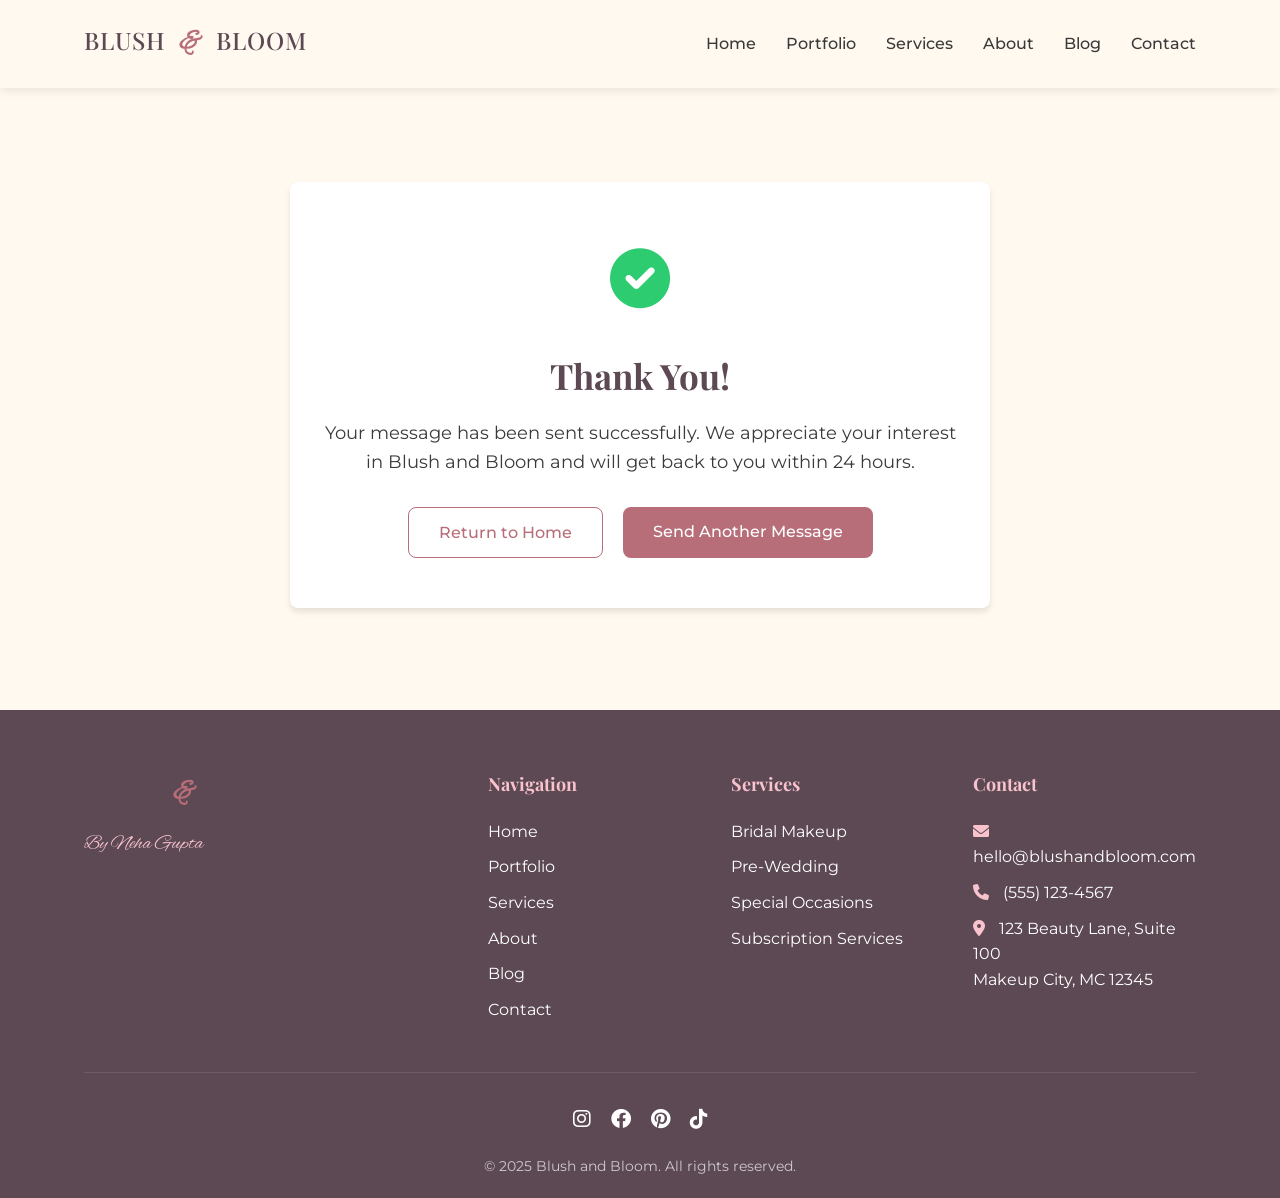
<file: success.html>
<!DOCTYPE html>
<html lang="en">
<head>
    <meta charset="UTF-8">
    <meta name="viewport" content="width=device-width, initial-scale=1.0">
    <title>Form Submitted | Blush and Bloom</title>
    <link rel="stylesheet" href="css/styles.css">
    <link rel="preconnect" href="https://fonts.googleapis.com">
    <link rel="preconnect" href="https://fonts.gstatic.com" crossorigin>
    <link href="https://fonts.googleapis.com/css2?family=Alex+Brush&family=Montserrat:wght@300;400;500;600&family=Playfair+Display:wght@400;500;600;700&display=swap" rel="stylesheet">
    <link rel="stylesheet" href="https://cdnjs.cloudflare.com/ajax/libs/font-awesome/6.0.0/css/all.min.css">
    <style>
        .success-container {
            min-height: 70vh;
            display: flex;
            align-items: center;
            justify-content: center;
            text-align: center;
            padding: 4rem 2rem;
            margin-top: 8rem;
        }
        
        .success-content {
            max-width: 700px;
            background-color: white;
            border-radius: var(--border-radius);
            padding: 5rem 3rem;
            box-shadow: var(--shadow);
        }
        
        .success-icon {
            font-size: 6rem;
            color: #2ecc71;
            margin-bottom: 2rem;
        }
        
        .success-title {
            font-family: var(--font-primary);
            font-size: 3.5rem;
            color: var(--color-plum);
            margin-bottom: 1.5rem;
        }
        
        .success-message {
            font-size: 1.8rem;
            line-height: 1.6;
            margin-bottom: 3rem;
            color: var(--color-charcoal);
        }
        
        .btn-group {
            display: flex;
            justify-content: center;
            gap: 2rem;
            flex-wrap: wrap;
        }
        
        @media (max-width: 576px) {
            .success-content {
                padding: 3rem 2rem;
            }
            
            .success-title {
                font-size: 2.8rem;
            }
            
            .success-message {
                font-size: 1.6rem;
            }
        }
    </style>
</head>
<body>
    <header class="header">
        <div class="container">
            <div class="logo">
                <a href="index.html">
                    <h1><span class="logo-text">BLUSH</span> <span class="logo-and">&</span> <span class="logo-text">BLOOM</span></h1>
                </a>
            </div>
            <nav class="nav">
                <ul class="nav-list">
                    <li class="nav-item"><a href="index.html" class="nav-link">Home</a></li>
                    <li class="nav-item"><a href="portfolio.html" class="nav-link">Portfolio</a></li>
                    <li class="nav-item"><a href="services.html" class="nav-link">Services</a></li>
                    <li class="nav-item"><a href="about.html" class="nav-link">About</a></li>
                    <li class="nav-item"><a href="blog.html" class="nav-link">Blog</a></li>
                    <li class="nav-item"><a href="contact.html" class="nav-link">Contact</a></li>
                </ul>
            </nav>
            <div class="mobile-menu-toggle">
                <i class="fas fa-bars"></i>
            </div>
        </div>
    </header>

    <main>
        <section class="success-container">
            <div class="success-content">
                <div class="success-icon">
                    <i class="fas fa-check-circle"></i>
                </div>
                <h1 class="success-title">Thank You!</h1>
                <p class="success-message">Your message has been sent successfully. We appreciate your interest in Blush and Bloom and will get back to you within 24 hours.</p>
                <div class="btn-group">
                    <a href="index.html" class="btn btn-secondary">Return to Home</a>
                    <a href="contact.html" class="btn btn-primary">Send Another Message</a>
                </div>
            </div>
        </section>
    </main>

    <footer class="footer">
        <div class="container">
            <div class="footer-content">
                <div class="footer-logo">
                    <h2><span class="logo-text">BLUSH</span> <span class="logo-and">&</span> <span class="logo-text">BLOOM</span></h2>
                    <p class="footer-tagline">By Neha Gupta</p>
                </div>
                <div class="footer-links">
                    <div class="footer-column">
                        <h3 class="footer-heading">Navigation</h3>
                        <ul class="footer-nav">
                            <li><a href="index.html">Home</a></li>
                            <li><a href="portfolio.html">Portfolio</a></li>
                            <li><a href="services.html">Services</a></li>
                            <li><a href="about.html">About</a></li>
                            <li><a href="blog.html">Blog</a></li>
                            <li><a href="contact.html">Contact</a></li>
                        </ul>
                    </div>
                    <div class="footer-column">
                        <h3 class="footer-heading">Services</h3>
                        <ul class="footer-nav">
                            <li><a href="services.html#bridal">Bridal Makeup</a></li>
                            <li><a href="services.html#pre-wedding">Pre-Wedding</a></li>
                            <li><a href="services.html#special">Special Occasions</a></li>
                            <li><a href="services.html#subscription">Subscription Services</a></li>
                        </ul>
                    </div>
                    <div class="footer-column">
                        <h3 class="footer-heading">Contact</h3>
                        <ul class="footer-contact">
                            <li><i class="fas fa-envelope"></i> hello@blushandbloom.com</li>
                            <li><i class="fas fa-phone"></i> (555) 123-4567</li>
                            <li><i class="fas fa-map-marker-alt"></i> 123 Beauty Lane, Suite 100<br>Makeup City, MC 12345</li>
                        </ul>
                    </div>
                </div>
            </div>
            <div class="footer-bottom">
                <div class="social-links">
                    <a href="#" class="social-link"><i class="fab fa-instagram"></i></a>
                    <a href="#" class="social-link"><i class="fab fa-facebook"></i></a>
                    <a href="#" class="social-link"><i class="fab fa-pinterest"></i></a>
                    <a href="#" class="social-link"><i class="fab fa-tiktok"></i></a>
                </div>
                <p class="copyright">&copy; 2025 Blush and Bloom. All rights reserved.</p>
            </div>
        </div>
    </footer>

    <script src="js/main.js"></script>
</body>
</html>
</file>
<file: css/styles.css>
/* 
   Blush and Bloom - Main Stylesheet
   Color Palette:
   - Blush Pink: #F8C3CD
   - Rose Gold: #B76E79
   - Cream: #FFF9F0
   - Deep Plum: #5D4954
   - Soft Sage: #D1E2C4
   - Charcoal: #3A3A3A
*/

/* ===== RESET & BASE STYLES ===== */
*, *::before, *::after {
    box-sizing: border-box;
    margin: 0;
    padding: 0;
}

:root {
    --color-blush: #F8C3CD;
    --color-rose-gold: #B76E79;
    --color-cream: #FFF9F0;
    --color-plum: #5D4954;
    --color-sage: #D1E2C4;
    --color-charcoal: #3A3A3A;
    
    --font-primary: 'Playfair Display', serif;
    --font-secondary: 'Montserrat', sans-serif;
    --font-accent: 'Alex Brush', cursive;
    
    --transition: all 0.3s ease;
    --shadow: 0 4px 6px rgba(0, 0, 0, 0.1);
    --border-radius: 8px;
}

html {
    font-size: 62.5%; /* 10px = 1rem */
    scroll-behavior: smooth;
}

body {
    font-family: var(--font-secondary);
    font-size: 1.6rem;
    line-height: 1.6;
    color: var(--color-charcoal);
    background-color: var(--color-cream);
    overflow-x: hidden;
}

img {
    max-width: 100%;
    height: auto;
    display: block;
}

a {
    text-decoration: none;
    color: inherit;
    transition: var(--transition);
}

ul, ol {
    list-style: none;
}

.container {
    width: 90%;
    max-width: 1200px;
    margin: 0 auto;
    padding: 0 2rem;
}

.section {
    padding: 8rem 0;
}

.section-header {
    text-align: center;
    margin-bottom: 5rem;
}

.section-title {
    font-family: var(--font-primary);
    font-size: 3.6rem;
    color: var(--color-plum);
    margin-bottom: 1rem;
    font-weight: 600;
}

.section-subtitle {
    font-family: var(--font-accent);
    font-size: 2.4rem;
    color: var(--color-rose-gold);
    margin-bottom: 2rem;
}

/* ===== BUTTONS ===== */
.btn {
    display: inline-block;
    padding: 1.2rem 3rem;
    border-radius: var(--border-radius);
    font-family: var(--font-secondary);
    font-size: 1.6rem;
    font-weight: 500;
    text-align: center;
    cursor: pointer;
    transition: var(--transition);
    border: none;
}

.btn-primary {
    background-color: var(--color-rose-gold);
    color: white;
}

.btn-primary:hover {
    background-color: var(--color-plum);
    transform: translateY(-3px);
    box-shadow: var(--shadow);
}

.btn-secondary {
    background-color: transparent;
    color: var(--color-rose-gold);
    border: 1px solid var(--color-rose-gold);
}

.btn-secondary:hover {
    background-color: var(--color-rose-gold);
    color: white;
    transform: translateY(-3px);
    box-shadow: var(--shadow);
}

/* ===== HEADER & NAVIGATION ===== */
.header {
    position: fixed;
    top: 0;
    left: 0;
    width: 100%;
    z-index: 1000;
    background-color: rgba(255, 249, 240, 0.95);
    box-shadow: 0 2px 10px rgba(0, 0, 0, 0.1);
    padding: 2rem 0;
    transition: var(--transition);
}

.header .container {
    display: flex;
    justify-content: space-between;
    align-items: center;
}

.logo a {
    display: flex;
    align-items: center;
}

.logo h1 {
    font-size: 2.4rem;
    letter-spacing: 1px;
}

.logo-text {
    font-family: var(--font-primary);
    color: var(--color-plum);
    font-weight: 500;
}

.logo-and {
    font-family: var(--font-accent);
    color: var(--color-rose-gold);
    font-size: 3rem;
    margin: 0 0.5rem;
}

.nav-list {
    display: flex;
    gap: 3rem;
}

.nav-link {
    font-family: var(--font-secondary);
    font-size: 1.6rem;
    color: var(--color-charcoal);
    font-weight: 500;
    position: relative;
}

.nav-link::after {
    content: '';
    position: absolute;
    bottom: -5px;
    left: 0;
    width: 0;
    height: 2px;
    background-color: var(--color-rose-gold);
    transition: var(--transition);
}

.nav-link:hover::after,
.nav-link.active::after {
    width: 100%;
}

.nav-link:hover,
.nav-link.active {
    color: var(--color-rose-gold);
}

.mobile-menu-toggle {
    display: none;
    font-size: 2.4rem;
    color: var(--color-plum);
    cursor: pointer;
}

/* ===== HERO SECTION ===== */
.hero {
    height: 100vh;
    position: relative;
    display: flex;
    align-items: center;
    justify-content: center;
    text-align: center;
    color: white;
    padding-top: 8rem;
    overflow: hidden;
}

.hero-image {
    position: absolute;
    top: 0;
    left: 0;
    width: 100%;
    height: 100%;
    object-fit: cover;
    z-index: 1;
}

.hero-overlay {
    position: absolute;
    top: 0;
    left: 0;
    width: 100%;
    height: 100%;
    background: linear-gradient(rgba(93, 73, 84, 0.3), rgba(93, 73, 84, 0.5));
    z-index: 2;
}

.hero-content {
    max-width: 800px;
    padding: 2rem;
    position: relative;
    z-index: 3;
}

.hero-subtitle {
    font-family: var(--font-secondary);
    font-size: 2rem;
    font-weight: 400;
    margin-bottom: 1rem;
    opacity: 0.9;
}

.hero-title {
    font-family: var(--font-primary);
    font-size: 6rem;
    font-weight: 700;
    margin-bottom: 1.5rem;
    line-height: 1.2;
}

.hero-tagline {
    font-family: var(--font-accent);
    font-size: 3.6rem;
    margin-bottom: 3rem;
}

/* ===== INTRO SECTION ===== */
.intro-content {
    display: grid;
    grid-template-columns: 1fr 1fr;
    gap: 5rem;
    align-items: center;
}

.intro-text {
    font-size: 1.8rem;
}

.intro-text p {
    margin-bottom: 2rem;
}

.intro-image {
    border-radius: var(--border-radius);
    overflow: hidden;
    box-shadow: var(--shadow);
}

.intro-image img {
    transition: var(--transition);
}

.intro-image:hover img {
    transform: scale(1.05);
}

/* ===== SERVICES SECTION ===== */
.featured-services {
    background-color: white;
}

.services-grid {
    display: grid;
    grid-template-columns: repeat(auto-fit, minmax(300px, 1fr));
    gap: 3rem;
    margin-bottom: 5rem;
}

.service-card {
    background-color: var(--color-cream);
    border-radius: var(--border-radius);
    padding: 3rem;
    text-align: center;
    box-shadow: var(--shadow);
    transition: var(--transition);
}

.service-card:hover {
    transform: translateY(-10px);
    box-shadow: 0 10px 20px rgba(0, 0, 0, 0.1);
}

.service-icon {
    font-size: 3.6rem;
    color: var(--color-rose-gold);
    margin-bottom: 2rem;
}

.service-title {
    font-family: var(--font-primary);
    font-size: 2.4rem;
    color: var(--color-plum);
    margin-bottom: 1.5rem;
}

.service-description {
    margin-bottom: 2rem;
    color: var(--color-charcoal);
}

.service-link {
    color: var(--color-rose-gold);
    font-weight: 500;
    position: relative;
}

.service-link::after {
    content: '';
    position: absolute;
    bottom: -3px;
    left: 0;
    width: 0;
    height: 1px;
    background-color: var(--color-rose-gold);
    transition: var(--transition);
}

.service-link:hover::after {
    width: 100%;
}

.services-cta {
    text-align: center;
}

/* ===== TESTIMONIALS SECTION ===== */
.testimonials {
    background-color: var(--color-sage);
    position: relative;
}

.testimonial-slider {
    max-width: 800px;
    margin: 0 auto;
    position: relative;
    height: 250px;
}

.testimonial-slide {
    position: absolute;
    top: 0;
    left: 0;
    width: 100%;
    height: 100%;
    opacity: 0;
    visibility: hidden;
    transition: var(--transition);
}

.testimonial-slide.active {
    opacity: 1;
    visibility: visible;
}

.testimonial-content {
    background-color: white;
    padding: 3rem;
    border-radius: var(--border-radius);
    box-shadow: var(--shadow);
    text-align: center;
}

.testimonial-text {
    font-style: italic;
    font-size: 1.8rem;
    margin-bottom: 2rem;
    color: var(--color-charcoal);
}

.author-name {
    font-family: var(--font-primary);
    font-size: 2rem;
    color: var(--color-plum);
    margin-bottom: 0.5rem;
}

.author-title {
    font-size: 1.4rem;
    color: var(--color-rose-gold);
}

.testimonial-controls {
    display: flex;
    justify-content: center;
    align-items: center;
    margin-top: 3rem;
}

.testimonial-control {
    background: none;
    border: none;
    font-size: 2rem;
    color: var(--color-plum);
    cursor: pointer;
    transition: var(--transition);
}

.testimonial-control:hover {
    color: var(--color-rose-gold);
}

.testimonial-indicators {
    display: flex;
    gap: 1rem;
    margin: 0 2rem;
}

.testimonial-indicator {
    width: 1.2rem;
    height: 1.2rem;
    border-radius: 50%;
    background-color: white;
    border: 1px solid var(--color-plum);
    cursor: pointer;
    transition: var(--transition);
}

.testimonial-indicator.active,
.testimonial-indicator:hover {
    background-color: var(--color-rose-gold);
    border-color: var(--color-rose-gold);
}

/* ===== INSTAGRAM SECTION ===== */
.instagram-grid {
    display: grid;
    grid-template-columns: repeat(auto-fit, minmax(200px, 1fr));
    gap: 2rem;
    margin-bottom: 4rem;
}

.instagram-item {
    border-radius: var(--border-radius);
    overflow: hidden;
    position: relative;
}

.instagram-item::before {
    content: '';
    position: absolute;
    top: 0;
    left: 0;
    width: 100%;
    height: 100%;
    background-color: rgba(183, 110, 121, 0.3);
    opacity: 0;
    transition: var(--transition);
    z-index: 1;
}

.instagram-item:hover::before {
    opacity: 1;
}

.instagram-item img {
    transition: var(--transition);
}

.instagram-item:hover img {
    transform: scale(1.1);
}

.instagram-cta {
    text-align: center;
}

/* ===== CTA SECTION ===== */
.cta {
    background: linear-gradient(rgba(93, 73, 84, 0.8), rgba(93, 73, 84, 0.8)), url('https://source.unsplash.com/random/1920x1080/?makeup,beauty,2') no-repeat center center/cover;
    color: white;
    text-align: center;
    padding: 8rem 0;
}

.cta-title {
    font-family: var(--font-primary);
    font-size: 3.6rem;
    margin-bottom: 2rem;
}

.cta-text {
    font-size: 1.8rem;
    max-width: 600px;
    margin: 0 auto 3rem;
}

/* ===== FOOTER ===== */
.footer {
    background-color: var(--color-plum);
    color: white;
    padding: 6rem 0 2rem;
}

.footer-content {
    display: grid;
    grid-template-columns: 1fr 2fr;
    gap: 5rem;
    margin-bottom: 4rem;
}

.footer-logo h2 {
    font-size: 2.4rem;
    margin-bottom: 1rem;
}

.footer-tagline {
    font-family: var(--font-accent);
    font-size: 2rem;
    color: var(--color-blush);
    margin-bottom: 2rem;
}

.footer-links {
    display: grid;
    grid-template-columns: repeat(3, 1fr);
    gap: 3rem;
}

.footer-heading {
    font-family: var(--font-primary);
    font-size: 1.8rem;
    margin-bottom: 2rem;
    color: var(--color-blush);
}

.footer-nav li,
.footer-contact li {
    margin-bottom: 1rem;
}

.footer-nav a:hover {
    color: var(--color-blush);
}

.footer-contact i {
    margin-right: 1rem;
    color: var(--color-blush);
}

.footer-bottom {
    display: flex;
    flex-direction: column;
    align-items: center;
    padding-top: 3rem;
    border-top: 1px solid rgba(255, 255, 255, 0.1);
}

.social-links {
    display: flex;
    gap: 2rem;
    margin-bottom: 2rem;
}

.social-link {
    font-size: 2rem;
    transition: var(--transition);
}

.social-link:hover {
    color: var(--color-blush);
    transform: translateY(-3px);
}

.copyright {
    font-size: 1.4rem;
    opacity: 0.7;
}

/* ===== RESPONSIVE STYLES ===== */
@media (max-width: 992px) {
    html {
        font-size: 56.25%; /* 9px = 1rem */
    }
    
    .intro-content {
        grid-template-columns: 1fr;
        gap: 3rem;
    }
    
    .intro-text {
        order: 2;
    }
    
    .intro-image {
        order: 1;
    }
    
    .footer-content {
        grid-template-columns: 1fr;
        gap: 4rem;
    }
}

@media (max-width: 768px) {
    html {
        font-size: 50%; /* 8px = 1rem */
    }
    
    .nav-list {
        display: none;
    }
    
    .mobile-menu-toggle {
        display: block;
    }
    
    .hero-title {
        font-size: 5rem;
    }
    
    .hero-tagline {
        font-size: 3rem;
    }
    
    .section {
        padding: 6rem 0;
    }
    
    .footer-links {
        grid-template-columns: 1fr;
        gap: 3rem;
    }
}

@media (max-width: 576px) {
    .hero-title {
        font-size: 4rem;
    }
    
    .hero-tagline {
        font-size: 2.6rem;
    }
    
    .section-title {
        font-size: 3rem;
    }
    
    .section-subtitle {
        font-size: 2rem;
    }
    
    .services-grid {
        grid-template-columns: 1fr;
    }
}
</file>
<file: css/contact.css>
/* 
   Blush and Bloom - Contact Stylesheet
   This stylesheet contains styles specific to the contact page
*/

/* ===== PAGE BANNER ===== */
.page-banner {
    height: 40vh;
    min-height: 300px;
    background: linear-gradient(rgba(93, 73, 84, 0.7), rgba(93, 73, 84, 0.7)), url('https://source.unsplash.com/random/1920x1080/?makeup,contact') no-repeat center center/cover;
    display: flex;
    align-items: center;
    justify-content: center;
    text-align: center;
    color: white;
    margin-top: 8rem;
}

.banner-content {
    max-width: 800px;
    padding: 0 2rem;
}

.banner-title {
    font-family: var(--font-primary);
    font-size: 5rem;
    font-weight: 700;
    margin-bottom: 1.5rem;
}

.banner-subtitle {
    font-family: var(--font-accent);
    font-size: 3rem;
    opacity: 0.9;
}

/* ===== CONTACT INFO SECTION ===== */
.contact-info-grid {
    display: grid;
    grid-template-columns: repeat(auto-fit, minmax(250px, 1fr));
    gap: 3rem;
}

.contact-info-card {
    background-color: white;
    border-radius: var(--border-radius);
    padding: 3rem 2rem;
    text-align: center;
    box-shadow: var(--shadow);
    transition: var(--transition);
}

.contact-info-card:hover {
    transform: translateY(-10px);
    box-shadow: 0 15px 30px rgba(0, 0, 0, 0.1);
}

.info-icon {
    width: 7rem;
    height: 7rem;
    background-color: var(--color-rose-gold);
    color: white;
    border-radius: 50%;
    display: flex;
    align-items: center;
    justify-content: center;
    font-size: 2.5rem;
    margin: 0 auto 2rem;
}

.contact-info-card h3 {
    font-family: var(--font-primary);
    font-size: 2.2rem;
    color: var(--color-plum);
    margin-bottom: 1.5rem;
}

.contact-info-card p {
    font-size: 1.6rem;
    line-height: 1.6;
    margin-bottom: 0.5rem;
}

.info-note {
    font-size: 1.4rem;
    color: var(--color-rose-gold);
    font-style: italic;
    margin-top: 1rem;
}

.social-icons {
    display: flex;
    justify-content: center;
    gap: 1.5rem;
    margin: 1.5rem 0;
}

.social-icon {
    background-color: var(--color-cream);
    color: var(--color-plum);
    width: 4rem;
    height: 4rem;
    border-radius: 50%;
    display: flex;
    align-items: center;
    justify-content: center;
    font-size: 1.8rem;
    transition: var(--transition);
}

.social-icon:hover {
    background-color: var(--color-rose-gold);
    color: white;
    transform: translateY(-3px);
}

/* ===== CONTACT FORM SECTION ===== */
.contact-form-section {
    background-color: var(--color-cream);
}

.form-container {
    max-width: 900px;
    margin: 0 auto;
}

.contact-form {
    background-color: white;
    border-radius: var(--border-radius);
    padding: 4rem;
    box-shadow: var(--shadow);
}

.form-content {
    display: grid;
    grid-template-columns: repeat(2, 1fr);
    gap: 2rem;
}

.form-group {
    margin-bottom: 1rem;
}

.form-group.full-width {
    grid-column: span 2;
}

.form-group label {
    display: block;
    font-size: 1.5rem;
    margin-bottom: 0.8rem;
    color: var(--color-plum);
}

.form-group input,
.form-group select,
.form-group textarea {
    width: 100%;
    padding: 1.2rem;
    border: 1px solid #ddd;
    border-radius: var(--border-radius);
    font-family: var(--font-secondary);
    font-size: 1.5rem;
    transition: var(--transition);
}

.form-group input:focus,
.form-group select:focus,
.form-group textarea:focus {
    border-color: var(--color-rose-gold);
    outline: none;
    box-shadow: 0 0 0 2px rgba(183, 110, 121, 0.2);
}

.file-note {
    font-size: 1.3rem;
    color: var(--color-charcoal);
    margin-top: 0.5rem;
}

.checkbox-group {
    display: flex;
    align-items: flex-start;
}

.checkbox-group input {
    width: auto;
    margin-right: 1rem;
    margin-top: 0.3rem;
}

.checkbox-group label {
    font-size: 1.4rem;
    margin-bottom: 0;
}

.form-submit {
    grid-column: span 2;
    text-align: center;
    margin-top: 2rem;
}

.form-submit .btn {
    padding: 1.5rem 4rem;
}

/* ===== FAQ SECTION ===== */
.faq-container {
    max-width: 800px;
    margin: 0 auto;
}

.faq-item {
    margin-bottom: 2rem;
    border-radius: var(--border-radius);
    overflow: hidden;
    box-shadow: var(--shadow);
    background-color: white;
}

.faq-question {
    padding: 2rem;
    display: flex;
    justify-content: space-between;
    align-items: center;
    cursor: pointer;
    transition: var(--transition);
}

.faq-question:hover {
    background-color: var(--color-cream);
}

.faq-question h3 {
    font-family: var(--font-primary);
    font-size: 1.8rem;
    color: var(--color-plum);
}

.faq-toggle {
    font-size: 1.8rem;
    color: var(--color-rose-gold);
    transition: var(--transition);
}

.faq-answer {
    padding: 0 2rem;
    max-height: 0;
    overflow: hidden;
    transition: max-height 0.3s ease, padding 0.3s ease;
}

.faq-item.active .faq-answer {
    padding: 0 2rem 2rem;
    max-height: 500px;
}

.faq-item.active .faq-toggle i {
    transform: rotate(45deg);
}

.faq-answer p {
    font-size: 1.6rem;
    line-height: 1.7;
    color: var(--color-charcoal);
}

/* ===== MAP SECTION ===== */
.map-section {
    height: 450px;
}

.map-container {
    height: 100%;
}

.map-container iframe {
    height: 100%;
}

/* ===== SUCCESS MESSAGE ===== */
.success-message {
    text-align: center;
    padding: 3rem;
}

.success-icon {
    font-size: 5rem;
    color: #2ecc71;
    margin-bottom: 2rem;
}

.success-message h3 {
    font-family: var(--font-primary);
    font-size: 2.8rem;
    color: var(--color-plum);
    margin-bottom: 1.5rem;
}

.success-message p {
    font-size: 1.6rem;
    margin-bottom: 3rem;
}

/* ===== ERROR MESSAGE ===== */
.error-message {
    color: #e74c3c;
    font-size: 1.3rem;
    margin-top: 0.5rem;
}

.form-group input.error,
.form-group select.error,
.form-group textarea.error {
    border-color: #e74c3c;
}

/* ===== RESPONSIVE STYLES ===== */
@media (max-width: 992px) {
    .banner-title {
        font-size: 4rem;
    }
    
    .banner-subtitle {
        font-size: 2.5rem;
    }
    
    .contact-form {
        padding: 3rem;
    }
}

@media (max-width: 768px) {
    .form-content {
        grid-template-columns: 1fr;
    }
    
    .form-group.full-width {
        grid-column: span 1;
    }
    
    .form-submit {
        grid-column: span 1;
    }
    
    .banner-title {
        font-size: 3.5rem;
    }
    
    .banner-subtitle {
        font-size: 2.2rem;
    }
    
    .contact-info-grid {
        grid-template-columns: repeat(auto-fit, minmax(100%, 1fr));
    }
}

@media (max-width: 576px) {
    .contact-form {
        padding: 2rem;
    }
    
    .banner-title {
        font-size: 3rem;
    }
    
    .banner-subtitle {
        font-size: 2rem;
    }
    
    .faq-question h3 {
        font-size: 1.6rem;
    }
}
</file>
<file: css/services.css>
/* 
   Blush and Bloom - Services Stylesheet
   This stylesheet contains styles specific to the services page
*/

/* ===== PAGE BANNER ===== */
.page-banner {
    height: 40vh;
    min-height: 300px;
    background: linear-gradient(rgba(93, 73, 84, 0.7), rgba(93, 73, 84, 0.7)), url('https://source.unsplash.com/random/1920x1080/?makeup,services') no-repeat center center/cover;
    display: flex;
    align-items: center;
    justify-content: center;
    text-align: center;
    color: white;
    margin-top: 8rem;
}

.banner-content {
    max-width: 800px;
    padding: 0 2rem;
}

.banner-title {
    font-family: var(--font-primary);
    font-size: 5rem;
    font-weight: 700;
    margin-bottom: 1.5rem;
}

.banner-subtitle {
    font-family: var(--font-accent);
    font-size: 3rem;
    opacity: 0.9;
}

/* ===== SERVICES NAVIGATION ===== */
.services-nav {
    padding-top: 4rem;
    padding-bottom: 2rem;
}

.services-tabs {
    display: flex;
    justify-content: center;
    gap: 2rem;
    margin-bottom: 2rem;
}

.tab-btn {
    background: none;
    border: none;
    padding: 1.5rem 3rem;
    font-family: var(--font-secondary);
    font-size: 1.8rem;
    font-weight: 500;
    color: var(--color-charcoal);
    cursor: pointer;
    position: relative;
    transition: var(--transition);
}

.tab-btn::after {
    content: '';
    position: absolute;
    bottom: 0;
    left: 0;
    width: 0;
    height: 3px;
    background-color: var(--color-rose-gold);
    transition: var(--transition);
}

.tab-btn:hover,
.tab-btn.active {
    color: var(--color-rose-gold);
}

.tab-btn:hover::after,
.tab-btn.active::after {
    width: 100%;
}

.services-tab-content {
    display: none;
}

.services-tab-content.active {
    display: block;
}

/* ===== SERVICE CATEGORIES ===== */
.service-category {
    margin-bottom: 8rem;
}

.category-header {
    text-align: center;
    margin-bottom: 4rem;
}

.category-icon {
    font-size: 4rem;
    color: var(--color-rose-gold);
    margin-bottom: 1.5rem;
}

.category-title {
    font-family: var(--font-primary);
    font-size: 3.2rem;
    color: var(--color-plum);
    margin-bottom: 1.5rem;
}

.category-description {
    font-size: 1.8rem;
    max-width: 800px;
    margin: 0 auto;
    color: var(--color-charcoal);
}

/* ===== SERVICE PACKAGES ===== */
.service-packages {
    display: grid;
    grid-template-columns: repeat(auto-fit, minmax(300px, 1fr));
    gap: 3rem;
}

.package-card {
    background-color: white;
    border-radius: var(--border-radius);
    box-shadow: var(--shadow);
    overflow: hidden;
    transition: var(--transition);
    position: relative;
}

.package-card:hover {
    transform: translateY(-10px);
    box-shadow: 0 10px 20px rgba(0, 0, 0, 0.1);
}

.package-card.featured {
    border: 2px solid var(--color-rose-gold);
    transform: scale(1.05);
}

.package-card.featured:hover {
    transform: scale(1.05) translateY(-10px);
}

.package-badge {
    position: absolute;
    top: 2rem;
    right: -4rem;
    background-color: var(--color-rose-gold);
    color: white;
    padding: 0.8rem 5rem;
    font-size: 1.4rem;
    font-weight: 500;
    transform: rotate(45deg);
    z-index: 1;
}

.package-header {
    background-color: var(--color-plum);
    color: white;
    padding: 2.5rem 2rem;
    text-align: center;
}

.package-title {
    font-family: var(--font-primary);
    font-size: 2.4rem;
    margin-bottom: 1rem;
}

.package-price {
    font-size: 2.8rem;
    font-weight: 600;
    color: var(--color-blush);
}

.package-content {
    padding: 3rem 2rem;
}

.package-features {
    margin-bottom: 3rem;
}

.package-features li {
    margin-bottom: 1.5rem;
    display: flex;
    align-items: flex-start;
}

.package-features li i {
    color: var(--color-rose-gold);
    margin-right: 1rem;
    margin-top: 0.3rem;
}

.package-card .btn {
    width: 100%;
}

/* ===== ADD-ONS SECTION ===== */
.addons-grid {
    display: grid;
    grid-template-columns: repeat(auto-fit, minmax(250px, 1fr));
    gap: 3rem;
}

.addon-card {
    background-color: white;
    border-radius: var(--border-radius);
    box-shadow: var(--shadow);
    padding: 3rem 2rem;
    text-align: center;
    transition: var(--transition);
}

.addon-card:hover {
    transform: translateY(-5px);
    box-shadow: 0 10px 20px rgba(0, 0, 0, 0.1);
}

.addon-icon {
    font-size: 3rem;
    color: var(--color-rose-gold);
    margin-bottom: 1.5rem;
}

.addon-title {
    font-family: var(--font-primary);
    font-size: 2rem;
    color: var(--color-plum);
    margin-bottom: 1rem;
}

.addon-price {
    font-size: 2.2rem;
    font-weight: 600;
    color: var(--color-rose-gold);
    margin-bottom: 1.5rem;
}

.addon-description {
    color: var(--color-charcoal);
    font-size: 1.5rem;
}

/* ===== SUBSCRIPTION SECTION ===== */
.subscription-intro {
    text-align: center;
    margin-bottom: 5rem;
}

.subscription-intro h2 {
    font-family: var(--font-primary);
    font-size: 3.2rem;
    color: var(--color-plum);
    margin-bottom: 1.5rem;
}

.subscription-intro p {
    font-size: 1.8rem;
    max-width: 800px;
    margin: 0 auto;
    color: var(--color-charcoal);
}

.subscription-packages {
    display: grid;
    grid-template-columns: repeat(auto-fit, minmax(300px, 1fr));
    gap: 3rem;
    margin-bottom: 8rem;
}

.subscription-card {
    background-color: white;
    border-radius: var(--border-radius);
    box-shadow: var(--shadow);
    overflow: hidden;
    transition: var(--transition);
    position: relative;
}

.subscription-card:hover {
    transform: translateY(-10px);
    box-shadow: 0 10px 20px rgba(0, 0, 0, 0.1);
}

.subscription-card.featured {
    border: 2px solid var(--color-rose-gold);
    transform: scale(1.05);
}

.subscription-card.featured:hover {
    transform: scale(1.05) translateY(-10px);
}

.subscription-badge {
    position: absolute;
    top: 2rem;
    right: -4rem;
    background-color: var(--color-rose-gold);
    color: white;
    padding: 0.8rem 5rem;
    font-size: 1.4rem;
    font-weight: 500;
    transform: rotate(45deg);
    z-index: 1;
}

.subscription-header {
    background-color: var(--color-plum);
    color: white;
    padding: 2.5rem 2rem;
    text-align: center;
}

.subscription-title {
    font-family: var(--font-primary);
    font-size: 2.4rem;
    margin-bottom: 1rem;
}

.subscription-price {
    font-size: 2.8rem;
    font-weight: 600;
    color: var(--color-blush);
}

.subscription-content {
    padding: 3rem 2rem;
}

.subscription-features {
    margin-bottom: 2rem;
}

.subscription-features li {
    margin-bottom: 1.5rem;
    display: flex;
    align-items: flex-start;
}

.subscription-features li i {
    color: var(--color-rose-gold);
    margin-right: 1rem;
    margin-top: 0.3rem;
}

.subscription-note {
    font-style: italic;
    margin-bottom: 2rem;
    color: var(--color-charcoal);
}

.subscription-card .btn {
    width: 100%;
}

/* ===== LOYALTY PROGRAM ===== */
.loyalty-program {
    background-color: var(--color-cream);
    border-radius: var(--border-radius);
    padding: 5rem;
    margin-bottom: 5rem;
}

.loyalty-header {
    text-align: center;
    margin-bottom: 5rem;
}

.loyalty-icon {
    font-size: 4rem;
    color: var(--color-rose-gold);
    margin-bottom: 1.5rem;
}

.loyalty-header h2 {
    font-family: var(--font-primary);
    font-size: 3.2rem;
    color: var(--color-plum);
    margin-bottom: 1.5rem;
}

.loyalty-header p {
    font-size: 1.8rem;
    max-width: 600px;
    margin: 0 auto;
    color: var(--color-charcoal);
}

.loyalty-tiers {
    display: grid;
    grid-template-columns: repeat(auto-fit, minmax(250px, 1fr));
    gap: 3rem;
    margin-bottom: 5rem;
}

.tier-card {
    background-color: white;
    border-radius: var(--border-radius);
    box-shadow: var(--shadow);
    overflow: hidden;
    transition: var(--transition);
}

.tier-card:hover {
    transform: translateY(-5px);
    box-shadow: 0 10px 20px rgba(0, 0, 0, 0.1);
}

.tier-card.featured {
    border: 2px solid var(--color-rose-gold);
}

.tier-header {
    background-color: var(--color-plum);
    color: white;
    padding: 2rem;
    text-align: center;
}

.tier-header h3 {
    font-family: var(--font-primary);
    font-size: 2.2rem;
    margin-bottom: 0.5rem;
}

.tier-header p {
    font-size: 1.6rem;
    opacity: 0.9;
}

.tier-content {
    padding: 2rem;
}

.tier-benefits li {
    margin-bottom: 1.2rem;
    display: flex;
    align-items: flex-start;
}

.tier-benefits li i {
    color: var(--color-rose-gold);
    margin-right: 1rem;
    margin-top: 0.3rem;
}

.loyalty-rewards {
    text-align: center;
}

.loyalty-rewards h3 {
    font-family: var(--font-primary);
    font-size: 2.4rem;
    color: var(--color-plum);
    margin-bottom: 3rem;
}

.rewards-grid {
    display: grid;
    grid-template-columns: repeat(auto-fit, minmax(200px, 1fr));
    gap: 2rem;
}

.reward-item {
    background-color: white;
    border-radius: var(--border-radius);
    padding: 2rem;
    box-shadow: var(--shadow);
}

.reward-points {
    font-size: 1.8rem;
    font-weight: 600;
    color: var(--color-rose-gold);
    margin-bottom: 1rem;
}

.reward-description {
    color: var(--color-charcoal);
}

/* ===== FAQ SECTION ===== */
.faq-container {
    max-width: 800px;
    margin: 0 auto;
}

.faq-item {
    margin-bottom: 2rem;
    border-radius: var(--border-radius);
    overflow: hidden;
    box-shadow: var(--shadow);
    background-color: white;
}

.faq-question {
    padding: 2rem;
    display: flex;
    justify-content: space-between;
    align-items: center;
    cursor: pointer;
    transition: var(--transition);
}

.faq-question:hover {
    background-color: var(--color-cream);
}

.faq-question h3 {
    font-family: var(--font-primary);
    font-size: 1.8rem;
    color: var(--color-plum);
}

.faq-toggle {
    font-size: 1.8rem;
    color: var(--color-rose-gold);
    transition: var(--transition);
}

.faq-answer {
    padding: 0 2rem;
    max-height: 0;
    overflow: hidden;
    transition: max-height 0.3s ease, padding 0.3s ease;
}

.faq-item.active .faq-answer {
    padding: 0 2rem 2rem;
    max-height: 500px;
}

.faq-item.active .faq-toggle i {
    transform: rotate(45deg);
}

/* ===== RESPONSIVE STYLES ===== */
@media (max-width: 992px) {
    .banner-title {
        font-size: 4rem;
    }
    
    .banner-subtitle {
        font-size: 2.5rem;
    }
    
    .loyalty-program {
        padding: 3rem;
    }
}

@media (max-width: 768px) {
    .services-tabs {
        flex-direction: column;
        align-items: center;
    }
    
    .tab-btn {
        width: 100%;
        max-width: 300px;
        text-align: center;
    }
    
    .banner-title {
        font-size: 3.5rem;
    }
    
    .banner-subtitle {
        font-size: 2.2rem;
    }
    
    .category-title {
        font-size: 2.8rem;
    }
    
    .subscription-card.featured,
    .package-card.featured {
        transform: scale(1);
    }
    
    .subscription-card.featured:hover,
    .package-card.featured:hover {
        transform: translateY(-10px);
    }
}

@media (max-width: 576px) {
    .service-packages,
    .subscription-packages,
    .loyalty-tiers {
        grid-template-columns: 1fr;
    }
    
    .addons-grid,
    .rewards-grid {
        grid-template-columns: repeat(auto-fit, minmax(100%, 1fr));
    }
    
    .banner-title {
        font-size: 3rem;
    }
    
    .banner-subtitle {
        font-size: 2rem;
    }
    
    .loyalty-program {
        padding: 2rem;
    }
    
    .faq-question h3 {
        font-size: 1.6rem;
    }
}
</file>
